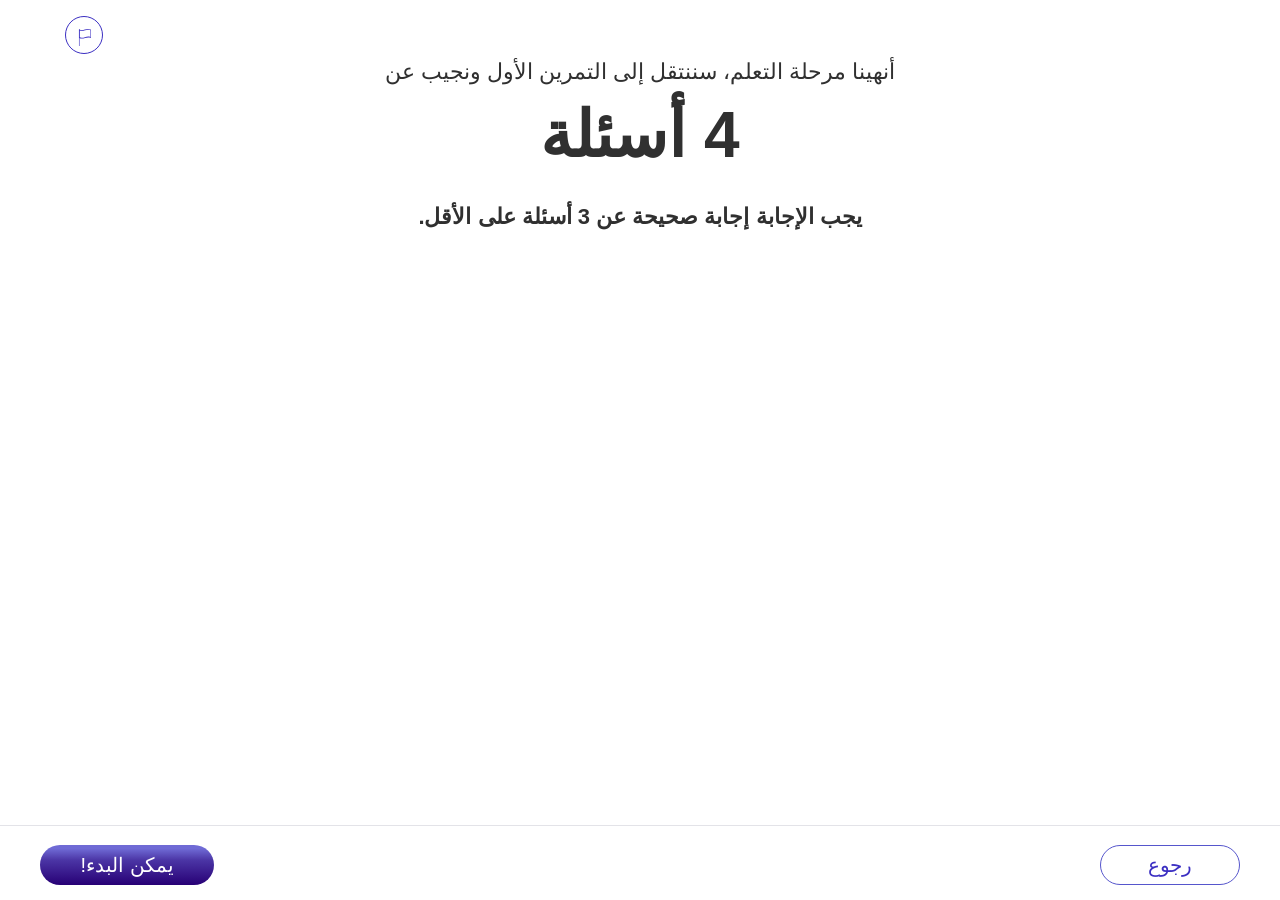
<file: methodica-math-func-algebric-01-02/index.html>
<!DOCTYPE html>
<html lang="ar" dir="rtl">
<head>
<meta charset="UTF-8">
<meta http-equiv="Cache-Control" content="no-store">
<meta name="viewport" content="width=device-width, initial-scale=1.0">
<title>الدالة بالتمثيل الجبري (الهدف 22.1)</title>
<link rel="stylesheet" href="../unit-assets/fonts/fonts.css?v=2026102101">
  <link rel="stylesheet" href="../unit-css/styles.css?v=2026102101">
</head>
<body data-subject-theme="math">
<div id="stage">
<div id="app">
  
  <!-- Report/issue flag - the APPROVED chrome, copied verbatim from
       shared/720-core/chrome/chrome-snippets.html. Do not restyle, do not
       rebuild. The old PNG pair is gone: its hover export was a stale
       SCIENCE-mode render (#019DE5), which is what made hover look wrong in
       a maths unit. The glyph is live SVG driven by currentColor. -->
  <button class="flag-btn" id="flag-btn" type="button" aria-label="هل وجدتم مشكلة؟">
        <span class="flag-btn-icon">
          <span class="flag-btn-glyph" aria-hidden="true">
            <svg class="flag-btn-glyph-pole" viewBox="0 0 0.794329 17.0005" preserveAspectRatio="none" fill="none">
              <path
                d="M0.397164 17C0.177722 17 0 16.8239 0 16.6065V0.393501C0 0.176082 0.177722 0 0.397164 0C0.616607 0 0.794329 0.176082 0.794329 0.393501V16.607C0.794329 16.8245 0.616607 17.0005 0.397164 17.0005V17Z"
                fill="currentColor" />
            </svg>
            <svg class="flag-btn-glyph-banner" viewBox="0 0 12 9.31542" preserveAspectRatio="none" fill="none">
              <path
                d="M2.76227 9.31542C1.91972 9.31542 1.06958 9.15545 0.213483 8.71363C0.0823588 8.64599 0 8.51124 0 8.36469V0.950975C0 0.814619 0.0715221 0.687925 0.188558 0.615989C0.305594 0.54459 0.45189 0.537611 0.574886 0.598811C0.577053 0.599884 0.578679 0.600958 0.580846 0.602032C2.31309 1.49586 4.05563 1.046 5.90003 0.569821C7.80946 0.0770055 9.78336 -0.431915 11.7865 0.601495C11.9176 0.669136 12 0.803882 12 0.950438V8.36415C12 8.4946 11.9344 8.617 11.8255 8.69001C11.7166 8.76302 11.5774 8.77805 11.4555 8.72974C11.443 8.7249 11.4311 8.71954 11.4197 8.71363C9.68745 7.8198 7.94491 8.26967 6.10051 8.7453C5.00709 9.02714 3.89199 9.31489 2.76281 9.31489L2.76227 9.31542ZM0.793787 8.11935C2.45559 8.87307 4.13094 8.44038 5.90003 7.98407C7.62469 7.53903 9.40191 7.08057 11.2062 7.75806V1.19631C9.54441 0.442591 7.86906 0.875281 6.09997 1.33159C4.37531 1.77663 2.59755 2.23509 0.793787 1.5576V8.11935Z"
                fill="currentColor" />
            </svg>
          </span>
        </span>
        <span class="flag-btn-label">هل وجدتم مشكلة؟</span>
      </button>


  <!-- SCREENS - רכיב 2 · תרגול סטנדרטי · שקופיות 39-48 -->

  <!-- ══ S27 - deck slide 39 · TransitionScreen → PracticeSetIntro-Character:
       the lead, "4 أسئلة", the pass rule; the companion flexing (muscle pose,
       both monsters supplied). The deck's own button label. ══ -->
  <section class="screen" data-screen="27" id="s27">
    <div class="transition-content ts-content p3-top">
      <p class="ts-lead">أنهينا مرحلة التعلم، سننتقل إلى التمرين الأول ونجيب عن</p>
      <h1 class="ts-title fa-big">4 أسئلة</h1>
      <p class="ts-tail"><strong>يجب الإجابة إجابة صحيحة عن 3 أسئلة على الأقل.</strong></p>
    </div>
    <div class="fa-s13-char fa-intro-char">
      <img data-char-pose="muscleClip" src="" alt="الشخصية المرافقة" data-no-zoom>
    </div>
    <button class="btn-continue" onclick="advanceScreen()">يمكن البدء!</button>
    <button class="btn-back" onclick="goTo(26)">رجوع</button>
  </section>

  <!-- Screens 28-36 (deck 40-48) are generated by quiz-engine.js from questions.js -->

  <!-- Quiz hint overlay - shared, outside all .screen divs -->
  <div id="quiz-hint-overlay" class="hidden m-popup" role="dialog" aria-modal="true" aria-label="تلميح">
    <div class="hint-popup">
      <!-- 07.09: the bulb the hint card was missing. Plain-bulb variant
           (viewBox 0 0 20.997 27.9988), the one the approved build uses in
           the card title - deliberately NOT the button's rayed bulb. The
           text lives in its own span so quizOpenHint() can rewrite it
           without deleting the icon. -->
      <h3 class="hint-title"><svg class="hint-title-icon" viewBox="0 0 40 35" fill="none" aria-hidden="true"><path d="M27.3745 4.25047C25.1822 2.12063 22.3177 1.05696 19.3069 1.25356C13.97 1.6014 9.65119 6.02493 9.25901 11.5398C9.01056 15.0358 10.3137 18.3755 12.8373 20.6995C14.2014 21.9572 14.9857 23.7921 14.9857 25.733H17.2754H22.7293H25.019C25.019 23.8224 25.8351 21.9547 27.26 20.6087C29.4937 18.5016 30.7726 15.4996 30.7726 12.3741C30.7726 9.24868 29.5327 6.34503 27.3721 4.24543L27.3745 4.25047ZM20.0012 8.53033C17.955 8.53033 16.2865 10.2544 16.2865 12.3767C16.2865 13.0295 15.7725 13.5613 15.1416 13.5613C14.5107 13.5613 13.9968 13.0295 13.9968 12.3767C13.9968 8.94874 16.6908 6.16104 20.0012 6.16104C20.6369 6.16104 21.1509 6.69287 21.1509 7.34569C21.1509 7.9985 20.6369 8.53033 20.0012 8.53033Z" fill="white"/><path d="M14.9829 30.1913C14.9829 31.2751 15.3824 32.2934 16.1205 33.0622L16.1448 33.0874C16.8902 33.8612 17.884 34.2896 18.9412 34.2896H21.0604C22.12 34.2896 23.1163 33.8637 23.8641 33.0848C24.6094 32.3136 25.0211 31.2852 25.0211 30.1963V27.6758H14.9829V30.1913ZM17.2726 30.0451H22.7265V30.1963C22.7265 30.6525 22.556 31.0886 22.2418 31.4137C21.93 31.7313 21.5013 31.9204 21.0604 31.9204H18.9412C18.5052 31.9204 18.0911 31.7439 17.7793 31.4314L17.7622 31.4112C17.4504 31.0936 17.2726 30.65 17.2726 30.1938V30.0476V30.0451Z" fill="white"/><path d="M38.8568 11.1914H34.7816C34.1482 11.1914 33.6367 11.7232 33.6367 12.3761C33.6367 13.0289 34.1507 13.5607 34.7816 13.5607H38.8568C39.4901 13.5607 40.0016 13.0289 40.0016 12.3761C40.0016 11.7232 39.4877 11.1914 38.8568 11.1914Z" fill="white"/><path d="M6.36734 12.3761C6.36734 11.7207 5.85338 11.1914 5.22249 11.1914H1.14486C0.511531 11.1914 0 11.7232 0 12.3761C0 13.0289 0.513967 13.5607 1.14486 13.5607H5.22005C5.85338 13.5607 6.36491 13.0289 6.36491 12.3761H6.36734Z" fill="white"/><path d="M32.1095 4.79094C32.3361 4.79094 32.565 4.72036 32.7648 4.57669L36.1043 2.15699C36.6232 1.78143 36.7474 1.04291 36.3845 0.506038C36.0215 -0.0308348 35.3078 -0.161902 34.789 0.216177L31.4494 2.63589C30.9306 3.01145 30.8063 3.74996 31.1693 4.28683C31.3909 4.61702 31.7466 4.79346 32.1095 4.79346V4.79094Z" fill="white"/><path d="M7.23672 20.1824L3.89716 22.6021C3.37832 22.9777 3.25409 23.7162 3.61703 24.2531C3.8387 24.5833 4.19433 24.7597 4.55727 24.7597C4.78381 24.7597 5.01278 24.6891 5.21252 24.5454L8.55209 22.1257C9.07093 21.7502 9.19516 21.0117 8.83221 20.4748C8.46927 19.9379 7.75556 19.8068 7.23672 20.1849V20.1824Z" fill="white"/><path d="M36.1042 22.5989L32.7646 20.1792C32.2457 19.8037 31.532 19.9347 31.1691 20.4691C30.8062 21.006 30.9328 21.7445 31.4492 22.12L34.7888 24.5397C34.9885 24.6859 35.2175 24.754 35.444 24.754C35.8045 24.754 36.1602 24.5776 36.3843 24.2474C36.7472 23.7105 36.6206 22.972 36.1042 22.5964V22.5989Z" fill="white"/><path d="M8.5524 2.63409L5.21283 0.214385C4.69399 -0.161174 3.98028 -0.0301066 3.61734 0.504246C3.2544 1.04112 3.38106 1.77963 3.89746 2.15519L7.23703 4.5749C7.43677 4.72109 7.66574 4.78915 7.89228 4.78915C8.25279 4.78915 8.60842 4.61271 8.83252 4.28252C9.19546 3.74565 9.0688 3.00713 8.5524 2.63157V2.63409Z" fill="white"/></svg><span class="hint-title-text"></span></h3>
      <p class="hint-body"></p>
      <button class="hint-close-btn" data-label="العودة إلى السؤال" onclick="quizCloseHint()">العودة إلى السؤال</button>
    </div>
  </div>

  <!-- Problem-report modal (approved-units pattern; posts to the shared Google Form) -->
  <div id="report-modal" class="report-modal-overlay m-popup" hidden role="dialog" aria-modal="true" aria-labelledby="report-modal-title">
    <div class="report-modal-box">
      <button class="report-close-btn" onclick="tryCloseReportModal()" aria-label="إغلاق">&#10005;</button>
      <h2 class="report-modal-title" id="report-modal-title">التبليغ عن مشكلة</h2>
      <p class="report-modal-body">هل هناك شيء غير واضح أو لا يعمل كما ينبغي؟ أخبرونا بما حدث حتى نتمكن من المعالجة.</p>
      <div class="report-field">
        <label class="report-label" for="report-type">ما نوع المشكلة <span class="required-star">*</span></label>
        <select class="report-select" id="report-type">
          <option value="" disabled selected>اختاروا نوع المشكلة</option>
          <option value="technical">عطل تقني أو شيء ما لا يعمل</option>
          <option value="unclear">هناك شيء لا أفهمه</option>
          <option value="other">آخر</option>
        </select>
      </div>
      <div class="report-field">
        <label class="report-label" for="report-text">ماذا حدث؟ <span class="required-star">*</span></label>
        <textarea class="report-textarea" id="report-text" maxlength="250" rows="4" placeholder="صِفوا المشكلة..."></textarea>
        <span class="report-char-count" id="report-char-count">0 / 250</span>
      </div>
      <p class="report-error" id="report-error" hidden>يرجى اختيار نوع المشكلة ووصف ما حدث.</p>
      <div class="report-actions">
        <button class="report-submit-btn" onclick="submitReport()">إرسال</button>
        <button class="report-cancel-btn" onclick="tryCloseReportModal()">إلغاء</button>
      </div>
      <div class="report-thanks" id="report-thanks" hidden>
        <p>شكرًا! تم إرسال البلاغ. سنتعامل معه في أقرب وقت.</p>
        <button class="report-submit-btn" onclick="forceCloseReportModal()">إغلاق</button>
      </div>
    </div>
  </div>
  <div id="report-confirm-modal" class="report-modal-overlay m-popup" hidden role="dialog" aria-modal="true" aria-labelledby="confirm-modal-title">
    <div class="report-modal-box report-confirm-box">
      <h2 class="report-modal-title" id="confirm-modal-title">هل تريدون إغلاق النافذة فعلًا؟</h2>
      <p class="report-modal-body">إذا ضغطتم على إغلاق لن يتم إرسال التبليغ</p>
      <div class="report-actions">
        <button class="report-cancel-btn" onclick="forceCloseReportModal()">إغلاق النافذة</button>
        <button class="report-submit-btn" onclick="backToReportForm()">أريد التبليغ</button>
      </div>
    </div>
  </div>

</div>
</div>
  
  <script src="script.js"></script>
  <script src="../unit-js/motion.js?v=2026102101"></script>
  <script src="../unit-js/quiz-engine.js?v=2026102101"></script>
  <script src="../unit-js/questions.js?v=2026102101"></script>
  <script src="../unit-js/unit.js?v=2026102101"></script>
  <script src="../unit-js/report-modal.js?v=2026102101"></script>
  <script src="../unit-js/engine.js?v=2026102101"></script>
</body>
</html>
</file>
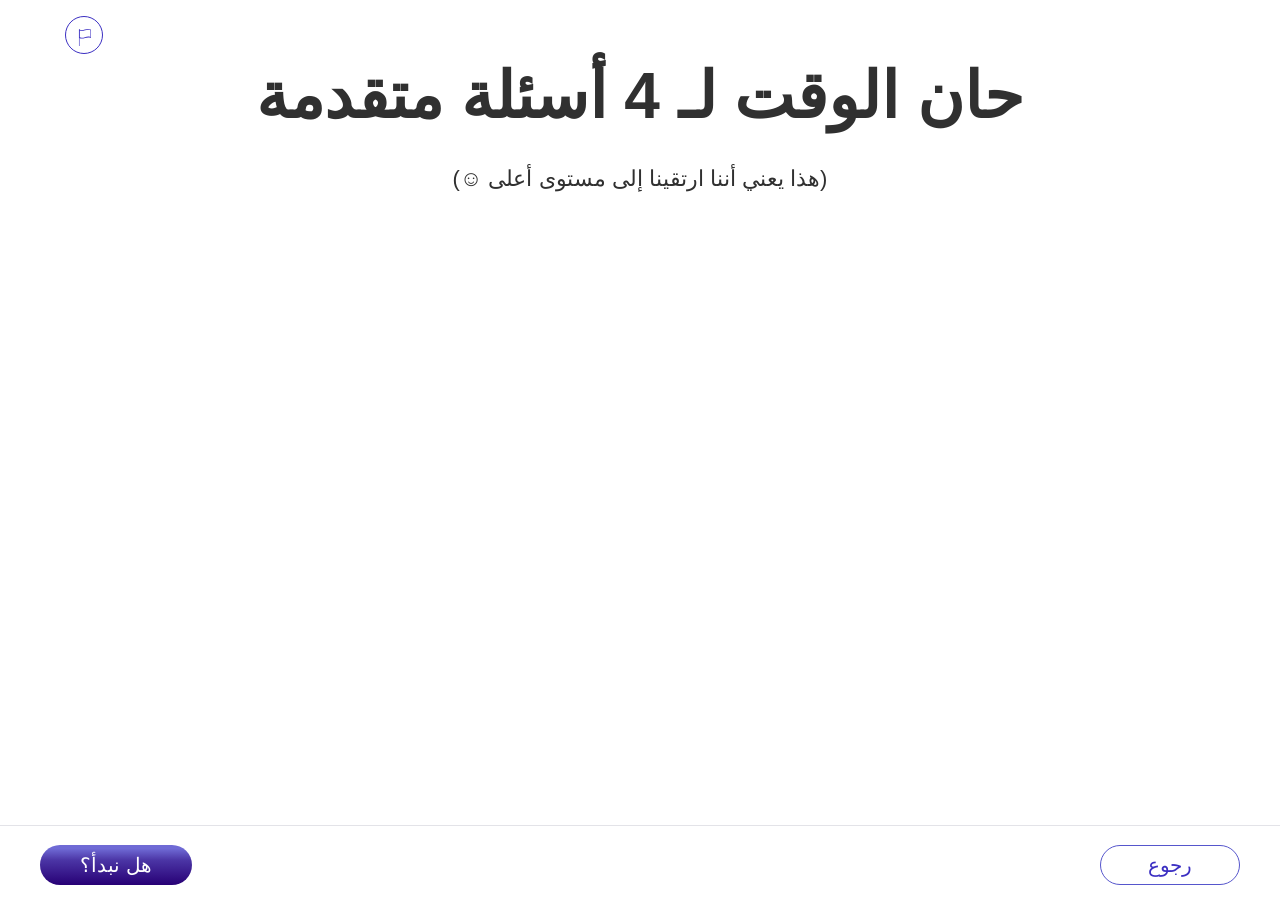
<file: methodica-math-func-algebric-01-05/index.html>
<!DOCTYPE html>
<html lang="ar" dir="rtl">
<head>
<meta charset="UTF-8">
<meta http-equiv="Cache-Control" content="no-store">
<meta name="viewport" content="width=device-width, initial-scale=1.0">
<title>الدالة بالتمثيل الجبري (الهدف 22.1)</title>
<link rel="stylesheet" href="../unit-assets/fonts/fonts.css?v=2026102101">
  <link rel="stylesheet" href="../unit-css/styles.css?v=2026102101">
</head>
<body data-subject-theme="math">
<div id="stage">
<div id="app">
  
  <!-- Report/issue flag - the APPROVED chrome, copied verbatim from
       shared/720-core/chrome/chrome-snippets.html. Do not restyle, do not
       rebuild. The old PNG pair is gone: its hover export was a stale
       SCIENCE-mode render (#019DE5), which is what made hover look wrong in
       a maths unit. The glyph is live SVG driven by currentColor. -->
  <button class="flag-btn" id="flag-btn" type="button" aria-label="هل وجدتم مشكلة؟">
        <span class="flag-btn-icon">
          <span class="flag-btn-glyph" aria-hidden="true">
            <svg class="flag-btn-glyph-pole" viewBox="0 0 0.794329 17.0005" preserveAspectRatio="none" fill="none">
              <path
                d="M0.397164 17C0.177722 17 0 16.8239 0 16.6065V0.393501C0 0.176082 0.177722 0 0.397164 0C0.616607 0 0.794329 0.176082 0.794329 0.393501V16.607C0.794329 16.8245 0.616607 17.0005 0.397164 17.0005V17Z"
                fill="currentColor" />
            </svg>
            <svg class="flag-btn-glyph-banner" viewBox="0 0 12 9.31542" preserveAspectRatio="none" fill="none">
              <path
                d="M2.76227 9.31542C1.91972 9.31542 1.06958 9.15545 0.213483 8.71363C0.0823588 8.64599 0 8.51124 0 8.36469V0.950975C0 0.814619 0.0715221 0.687925 0.188558 0.615989C0.305594 0.54459 0.45189 0.537611 0.574886 0.598811C0.577053 0.599884 0.578679 0.600958 0.580846 0.602032C2.31309 1.49586 4.05563 1.046 5.90003 0.569821C7.80946 0.0770055 9.78336 -0.431915 11.7865 0.601495C11.9176 0.669136 12 0.803882 12 0.950438V8.36415C12 8.4946 11.9344 8.617 11.8255 8.69001C11.7166 8.76302 11.5774 8.77805 11.4555 8.72974C11.443 8.7249 11.4311 8.71954 11.4197 8.71363C9.68745 7.8198 7.94491 8.26967 6.10051 8.7453C5.00709 9.02714 3.89199 9.31489 2.76281 9.31489L2.76227 9.31542ZM0.793787 8.11935C2.45559 8.87307 4.13094 8.44038 5.90003 7.98407C7.62469 7.53903 9.40191 7.08057 11.2062 7.75806V1.19631C9.54441 0.442591 7.86906 0.875281 6.09997 1.33159C4.37531 1.77663 2.59755 2.23509 0.793787 1.5576V8.11935Z"
                fill="currentColor" />
            </svg>
          </span>
        </span>
        <span class="flag-btn-label">هل وجدتم مشكلة؟</span>
      </button>


  <!-- SCREENS - רכיב 5 · תרגול מתקדם · שקופיות 70-79 -->

  <!-- ══ S52 - deck slide 70 · SectionIntroScreen-LongText → the intro layout:
       the companion on its rocket ("fly", both monsters supplied). The deck's
       smiley is a Wingdings run - a real ☺ here. ══ -->
  <section class="screen" data-screen="52" id="s52">
    <div class="transition-content ts-content p3-top">
      <h1 class="ts-title fa-big">حان الوقت لـ 4 أسئلة متقدمة</h1>
      <p class="ts-lead fa-lead40">(هذا يعني أننا ارتقينا إلى مستوى أعلى ☺)</p>
    </div>
    <div class="fa-s13-char fa-intro-char">
      <img data-char-pose="flyClip" src="" alt="الشخصية المرافقة" data-no-zoom>
    </div>
    <button class="btn-continue" onclick="advanceScreen()">هل نبدأ؟</button>
    <button class="btn-back" onclick="goTo(51)">رجوع</button>
  </section>

  <!-- Screens 53-61 (deck 71-79) are generated by quiz-engine.js from questions.js -->

  <!-- Quiz hint overlay - shared, outside all .screen divs -->
  <div id="quiz-hint-overlay" class="hidden m-popup" role="dialog" aria-modal="true" aria-label="تلميح">
    <div class="hint-popup">
      <!-- 07.09: the bulb the hint card was missing. Plain-bulb variant
           (viewBox 0 0 20.997 27.9988), the one the approved build uses in
           the card title - deliberately NOT the button's rayed bulb. The
           text lives in its own span so quizOpenHint() can rewrite it
           without deleting the icon. -->
      <h3 class="hint-title"><svg class="hint-title-icon" viewBox="0 0 40 35" fill="none" aria-hidden="true"><path d="M27.3745 4.25047C25.1822 2.12063 22.3177 1.05696 19.3069 1.25356C13.97 1.6014 9.65119 6.02493 9.25901 11.5398C9.01056 15.0358 10.3137 18.3755 12.8373 20.6995C14.2014 21.9572 14.9857 23.7921 14.9857 25.733H17.2754H22.7293H25.019C25.019 23.8224 25.8351 21.9547 27.26 20.6087C29.4937 18.5016 30.7726 15.4996 30.7726 12.3741C30.7726 9.24868 29.5327 6.34503 27.3721 4.24543L27.3745 4.25047ZM20.0012 8.53033C17.955 8.53033 16.2865 10.2544 16.2865 12.3767C16.2865 13.0295 15.7725 13.5613 15.1416 13.5613C14.5107 13.5613 13.9968 13.0295 13.9968 12.3767C13.9968 8.94874 16.6908 6.16104 20.0012 6.16104C20.6369 6.16104 21.1509 6.69287 21.1509 7.34569C21.1509 7.9985 20.6369 8.53033 20.0012 8.53033Z" fill="white"/><path d="M14.9829 30.1913C14.9829 31.2751 15.3824 32.2934 16.1205 33.0622L16.1448 33.0874C16.8902 33.8612 17.884 34.2896 18.9412 34.2896H21.0604C22.12 34.2896 23.1163 33.8637 23.8641 33.0848C24.6094 32.3136 25.0211 31.2852 25.0211 30.1963V27.6758H14.9829V30.1913ZM17.2726 30.0451H22.7265V30.1963C22.7265 30.6525 22.556 31.0886 22.2418 31.4137C21.93 31.7313 21.5013 31.9204 21.0604 31.9204H18.9412C18.5052 31.9204 18.0911 31.7439 17.7793 31.4314L17.7622 31.4112C17.4504 31.0936 17.2726 30.65 17.2726 30.1938V30.0476V30.0451Z" fill="white"/><path d="M38.8568 11.1914H34.7816C34.1482 11.1914 33.6367 11.7232 33.6367 12.3761C33.6367 13.0289 34.1507 13.5607 34.7816 13.5607H38.8568C39.4901 13.5607 40.0016 13.0289 40.0016 12.3761C40.0016 11.7232 39.4877 11.1914 38.8568 11.1914Z" fill="white"/><path d="M6.36734 12.3761C6.36734 11.7207 5.85338 11.1914 5.22249 11.1914H1.14486C0.511531 11.1914 0 11.7232 0 12.3761C0 13.0289 0.513967 13.5607 1.14486 13.5607H5.22005C5.85338 13.5607 6.36491 13.0289 6.36491 12.3761H6.36734Z" fill="white"/><path d="M32.1095 4.79094C32.3361 4.79094 32.565 4.72036 32.7648 4.57669L36.1043 2.15699C36.6232 1.78143 36.7474 1.04291 36.3845 0.506038C36.0215 -0.0308348 35.3078 -0.161902 34.789 0.216177L31.4494 2.63589C30.9306 3.01145 30.8063 3.74996 31.1693 4.28683C31.3909 4.61702 31.7466 4.79346 32.1095 4.79346V4.79094Z" fill="white"/><path d="M7.23672 20.1824L3.89716 22.6021C3.37832 22.9777 3.25409 23.7162 3.61703 24.2531C3.8387 24.5833 4.19433 24.7597 4.55727 24.7597C4.78381 24.7597 5.01278 24.6891 5.21252 24.5454L8.55209 22.1257C9.07093 21.7502 9.19516 21.0117 8.83221 20.4748C8.46927 19.9379 7.75556 19.8068 7.23672 20.1849V20.1824Z" fill="white"/><path d="M36.1042 22.5989L32.7646 20.1792C32.2457 19.8037 31.532 19.9347 31.1691 20.4691C30.8062 21.006 30.9328 21.7445 31.4492 22.12L34.7888 24.5397C34.9885 24.6859 35.2175 24.754 35.444 24.754C35.8045 24.754 36.1602 24.5776 36.3843 24.2474C36.7472 23.7105 36.6206 22.972 36.1042 22.5964V22.5989Z" fill="white"/><path d="M8.5524 2.63409L5.21283 0.214385C4.69399 -0.161174 3.98028 -0.0301066 3.61734 0.504246C3.2544 1.04112 3.38106 1.77963 3.89746 2.15519L7.23703 4.5749C7.43677 4.72109 7.66574 4.78915 7.89228 4.78915C8.25279 4.78915 8.60842 4.61271 8.83252 4.28252C9.19546 3.74565 9.0688 3.00713 8.5524 2.63157V2.63409Z" fill="white"/></svg><span class="hint-title-text"></span></h3>
      <p class="hint-body"></p>
      <button class="hint-close-btn" data-label="العودة إلى السؤال" onclick="quizCloseHint()">العودة إلى السؤال</button>
    </div>
  </div>

  <!-- Problem-report modal (approved-units pattern; posts to the shared Google Form) -->
  <div id="report-modal" class="report-modal-overlay m-popup" hidden role="dialog" aria-modal="true" aria-labelledby="report-modal-title">
    <div class="report-modal-box">
      <button class="report-close-btn" onclick="tryCloseReportModal()" aria-label="إغلاق">&#10005;</button>
      <h2 class="report-modal-title" id="report-modal-title">التبليغ عن مشكلة</h2>
      <p class="report-modal-body">هل هناك شيء غير واضح أو لا يعمل كما ينبغي؟ أخبرونا بما حدث حتى نتمكن من المعالجة.</p>
      <div class="report-field">
        <label class="report-label" for="report-type">ما نوع المشكلة <span class="required-star">*</span></label>
        <select class="report-select" id="report-type">
          <option value="" disabled selected>اختاروا نوع المشكلة</option>
          <option value="technical">عطل تقني أو شيء ما لا يعمل</option>
          <option value="unclear">هناك شيء لا أفهمه</option>
          <option value="other">آخر</option>
        </select>
      </div>
      <div class="report-field">
        <label class="report-label" for="report-text">ماذا حدث؟ <span class="required-star">*</span></label>
        <textarea class="report-textarea" id="report-text" maxlength="250" rows="4" placeholder="صِفوا المشكلة..."></textarea>
        <span class="report-char-count" id="report-char-count">0 / 250</span>
      </div>
      <p class="report-error" id="report-error" hidden>يرجى اختيار نوع المشكلة ووصف ما حدث.</p>
      <div class="report-actions">
        <button class="report-submit-btn" onclick="submitReport()">إرسال</button>
        <button class="report-cancel-btn" onclick="tryCloseReportModal()">إلغاء</button>
      </div>
      <div class="report-thanks" id="report-thanks" hidden>
        <p>شكرًا! تم إرسال البلاغ. سنتعامل معه في أقرب وقت.</p>
        <button class="report-submit-btn" onclick="forceCloseReportModal()">إغلاق</button>
      </div>
    </div>
  </div>
  <div id="report-confirm-modal" class="report-modal-overlay m-popup" hidden role="dialog" aria-modal="true" aria-labelledby="confirm-modal-title">
    <div class="report-modal-box report-confirm-box">
      <h2 class="report-modal-title" id="confirm-modal-title">هل تريدون إغلاق النافذة فعلًا؟</h2>
      <p class="report-modal-body">إذا ضغطتم على إغلاق لن يتم إرسال التبليغ</p>
      <div class="report-actions">
        <button class="report-cancel-btn" onclick="forceCloseReportModal()">إغلاق النافذة</button>
        <button class="report-submit-btn" onclick="backToReportForm()">أريد التبليغ</button>
      </div>
    </div>
  </div>

</div>
</div>
  
  <script src="script.js"></script>
  <script src="../unit-js/motion.js?v=2026102101"></script>
  <script src="../unit-js/quiz-engine.js?v=2026102101"></script>
  <script src="../unit-js/questions.js?v=2026102101"></script>
  <script src="../unit-js/unit.js?v=2026102101"></script>
  <script src="../unit-js/report-modal.js?v=2026102101"></script>
  <script src="../unit-js/engine.js?v=2026102101"></script>
</body>
</html>
</file>
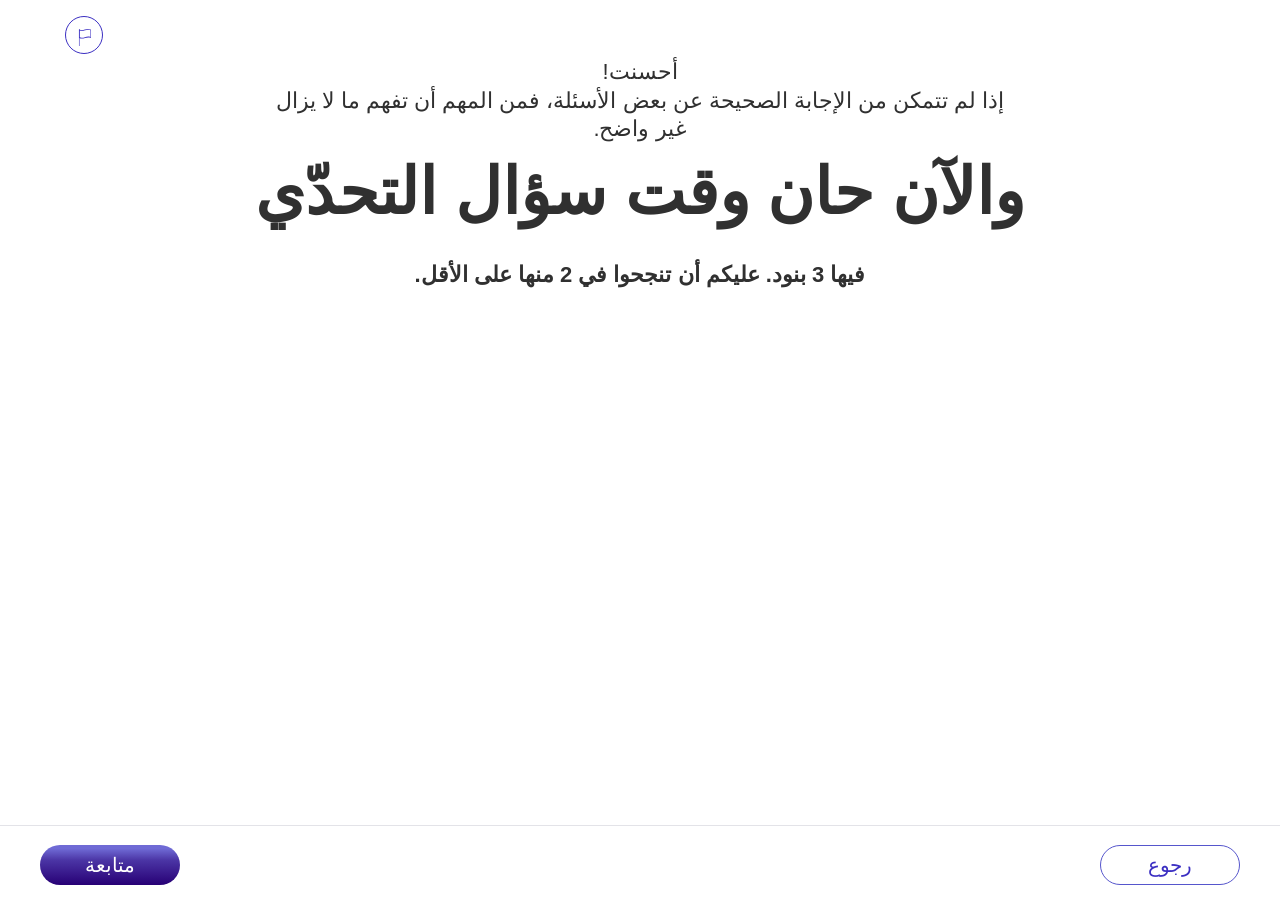
<file: methodica-math-func-algebric-01-06/index.html>
<!DOCTYPE html>
<html lang="ar" dir="rtl">
<head>
<meta charset="UTF-8">
<meta http-equiv="Cache-Control" content="no-store">
<meta name="viewport" content="width=device-width, initial-scale=1.0">
<title>الدالة بالتمثيل الجبري (الهدف 22.1)</title>
<link rel="stylesheet" href="../unit-assets/fonts/fonts.css?v=2026102101">
  <link rel="stylesheet" href="../unit-css/styles.css?v=2026102101">
</head>
<body data-subject-theme="math">
<div id="stage">
<div id="app">
  
  <!-- Report/issue flag - the APPROVED chrome, copied verbatim from
       shared/720-core/chrome/chrome-snippets.html. Do not restyle, do not
       rebuild. The old PNG pair is gone: its hover export was a stale
       SCIENCE-mode render (#019DE5), which is what made hover look wrong in
       a maths unit. The glyph is live SVG driven by currentColor. -->
  <button class="flag-btn" id="flag-btn" type="button" aria-label="هل وجدتم مشكلة؟">
        <span class="flag-btn-icon">
          <span class="flag-btn-glyph" aria-hidden="true">
            <svg class="flag-btn-glyph-pole" viewBox="0 0 0.794329 17.0005" preserveAspectRatio="none" fill="none">
              <path
                d="M0.397164 17C0.177722 17 0 16.8239 0 16.6065V0.393501C0 0.176082 0.177722 0 0.397164 0C0.616607 0 0.794329 0.176082 0.794329 0.393501V16.607C0.794329 16.8245 0.616607 17.0005 0.397164 17.0005V17Z"
                fill="currentColor" />
            </svg>
            <svg class="flag-btn-glyph-banner" viewBox="0 0 12 9.31542" preserveAspectRatio="none" fill="none">
              <path
                d="M2.76227 9.31542C1.91972 9.31542 1.06958 9.15545 0.213483 8.71363C0.0823588 8.64599 0 8.51124 0 8.36469V0.950975C0 0.814619 0.0715221 0.687925 0.188558 0.615989C0.305594 0.54459 0.45189 0.537611 0.574886 0.598811C0.577053 0.599884 0.578679 0.600958 0.580846 0.602032C2.31309 1.49586 4.05563 1.046 5.90003 0.569821C7.80946 0.0770055 9.78336 -0.431915 11.7865 0.601495C11.9176 0.669136 12 0.803882 12 0.950438V8.36415C12 8.4946 11.9344 8.617 11.8255 8.69001C11.7166 8.76302 11.5774 8.77805 11.4555 8.72974C11.443 8.7249 11.4311 8.71954 11.4197 8.71363C9.68745 7.8198 7.94491 8.26967 6.10051 8.7453C5.00709 9.02714 3.89199 9.31489 2.76281 9.31489L2.76227 9.31542ZM0.793787 8.11935C2.45559 8.87307 4.13094 8.44038 5.90003 7.98407C7.62469 7.53903 9.40191 7.08057 11.2062 7.75806V1.19631C9.54441 0.442591 7.86906 0.875281 6.09997 1.33159C4.37531 1.77663 2.59755 2.23509 0.793787 1.5576V8.11935Z"
                fill="currentColor" />
            </svg>
          </span>
        </span>
        <span class="flag-btn-label">هل وجدتم مشكلة؟</span>
      </button>


  <!-- SCREENS - רכיב 6 · שאלת הערכה (תאילנד) · שקופיות 81-84 -->

  <!-- ══ S62 - deck slide 81 · SectionIntroScreen-ShortText - the peak-question
       launch: the companion on its summit ("final", both monsters supplied). ══ -->
  <section class="screen" data-screen="62" id="s62">
    <div class="transition-content ts-content p3-top">
      <p class="ts-lead">أحسنت!<br>إذا لم تتمكن من الإجابة الصحيحة عن بعض الأسئلة، فمن المهم أن تفهم ما لا يزال غير واضح.</p>
      <h1 class="ts-title fa-big">والآن حان وقت سؤال التحدّي</h1>
      <p class="ts-tail"><strong>فيها 3 بنود. عليكم أن تنجحوا في 2 منها على الأقل.</strong></p>
    </div>
    <div class="fa-s13-char fa-intro-char fa-final-char">
      <img data-char-pose="finalClip" src="" alt="الشخصية المرافقة تتسلق إلى القمة حاملةً علمًا" data-no-zoom>
    </div>
    <button class="btn-continue" onclick="advanceScreen()">متابعة</button>
    <button class="btn-back" onclick="goTo(61)">رجوع</button>
  </section>

  <!-- Screens 63-65 (deck 82-84) are generated by quiz-engine.js from questions.js -->

  <!-- Quiz hint overlay - shared, outside all .screen divs -->
  <div id="quiz-hint-overlay" class="hidden m-popup" role="dialog" aria-modal="true" aria-label="تلميح">
    <div class="hint-popup">
      <!-- 07.09: the bulb the hint card was missing. Plain-bulb variant
           (viewBox 0 0 20.997 27.9988), the one the approved build uses in
           the card title - deliberately NOT the button's rayed bulb. The
           text lives in its own span so quizOpenHint() can rewrite it
           without deleting the icon. -->
      <h3 class="hint-title"><svg class="hint-title-icon" viewBox="0 0 40 35" fill="none" aria-hidden="true"><path d="M27.3745 4.25047C25.1822 2.12063 22.3177 1.05696 19.3069 1.25356C13.97 1.6014 9.65119 6.02493 9.25901 11.5398C9.01056 15.0358 10.3137 18.3755 12.8373 20.6995C14.2014 21.9572 14.9857 23.7921 14.9857 25.733H17.2754H22.7293H25.019C25.019 23.8224 25.8351 21.9547 27.26 20.6087C29.4937 18.5016 30.7726 15.4996 30.7726 12.3741C30.7726 9.24868 29.5327 6.34503 27.3721 4.24543L27.3745 4.25047ZM20.0012 8.53033C17.955 8.53033 16.2865 10.2544 16.2865 12.3767C16.2865 13.0295 15.7725 13.5613 15.1416 13.5613C14.5107 13.5613 13.9968 13.0295 13.9968 12.3767C13.9968 8.94874 16.6908 6.16104 20.0012 6.16104C20.6369 6.16104 21.1509 6.69287 21.1509 7.34569C21.1509 7.9985 20.6369 8.53033 20.0012 8.53033Z" fill="white"/><path d="M14.9829 30.1913C14.9829 31.2751 15.3824 32.2934 16.1205 33.0622L16.1448 33.0874C16.8902 33.8612 17.884 34.2896 18.9412 34.2896H21.0604C22.12 34.2896 23.1163 33.8637 23.8641 33.0848C24.6094 32.3136 25.0211 31.2852 25.0211 30.1963V27.6758H14.9829V30.1913ZM17.2726 30.0451H22.7265V30.1963C22.7265 30.6525 22.556 31.0886 22.2418 31.4137C21.93 31.7313 21.5013 31.9204 21.0604 31.9204H18.9412C18.5052 31.9204 18.0911 31.7439 17.7793 31.4314L17.7622 31.4112C17.4504 31.0936 17.2726 30.65 17.2726 30.1938V30.0476V30.0451Z" fill="white"/><path d="M38.8568 11.1914H34.7816C34.1482 11.1914 33.6367 11.7232 33.6367 12.3761C33.6367 13.0289 34.1507 13.5607 34.7816 13.5607H38.8568C39.4901 13.5607 40.0016 13.0289 40.0016 12.3761C40.0016 11.7232 39.4877 11.1914 38.8568 11.1914Z" fill="white"/><path d="M6.36734 12.3761C6.36734 11.7207 5.85338 11.1914 5.22249 11.1914H1.14486C0.511531 11.1914 0 11.7232 0 12.3761C0 13.0289 0.513967 13.5607 1.14486 13.5607H5.22005C5.85338 13.5607 6.36491 13.0289 6.36491 12.3761H6.36734Z" fill="white"/><path d="M32.1095 4.79094C32.3361 4.79094 32.565 4.72036 32.7648 4.57669L36.1043 2.15699C36.6232 1.78143 36.7474 1.04291 36.3845 0.506038C36.0215 -0.0308348 35.3078 -0.161902 34.789 0.216177L31.4494 2.63589C30.9306 3.01145 30.8063 3.74996 31.1693 4.28683C31.3909 4.61702 31.7466 4.79346 32.1095 4.79346V4.79094Z" fill="white"/><path d="M7.23672 20.1824L3.89716 22.6021C3.37832 22.9777 3.25409 23.7162 3.61703 24.2531C3.8387 24.5833 4.19433 24.7597 4.55727 24.7597C4.78381 24.7597 5.01278 24.6891 5.21252 24.5454L8.55209 22.1257C9.07093 21.7502 9.19516 21.0117 8.83221 20.4748C8.46927 19.9379 7.75556 19.8068 7.23672 20.1849V20.1824Z" fill="white"/><path d="M36.1042 22.5989L32.7646 20.1792C32.2457 19.8037 31.532 19.9347 31.1691 20.4691C30.8062 21.006 30.9328 21.7445 31.4492 22.12L34.7888 24.5397C34.9885 24.6859 35.2175 24.754 35.444 24.754C35.8045 24.754 36.1602 24.5776 36.3843 24.2474C36.7472 23.7105 36.6206 22.972 36.1042 22.5964V22.5989Z" fill="white"/><path d="M8.5524 2.63409L5.21283 0.214385C4.69399 -0.161174 3.98028 -0.0301066 3.61734 0.504246C3.2544 1.04112 3.38106 1.77963 3.89746 2.15519L7.23703 4.5749C7.43677 4.72109 7.66574 4.78915 7.89228 4.78915C8.25279 4.78915 8.60842 4.61271 8.83252 4.28252C9.19546 3.74565 9.0688 3.00713 8.5524 2.63157V2.63409Z" fill="white"/></svg><span class="hint-title-text"></span></h3>
      <p class="hint-body"></p>
      <button class="hint-close-btn" data-label="العودة إلى السؤال" onclick="quizCloseHint()">العودة إلى السؤال</button>
    </div>
  </div>

  <!-- Problem-report modal (approved-units pattern; posts to the shared Google Form) -->
  <div id="report-modal" class="report-modal-overlay m-popup" hidden role="dialog" aria-modal="true" aria-labelledby="report-modal-title">
    <div class="report-modal-box">
      <button class="report-close-btn" onclick="tryCloseReportModal()" aria-label="إغلاق">&#10005;</button>
      <h2 class="report-modal-title" id="report-modal-title">التبليغ عن مشكلة</h2>
      <p class="report-modal-body">هل هناك شيء غير واضح أو لا يعمل كما ينبغي؟ أخبرونا بما حدث حتى نتمكن من المعالجة.</p>
      <div class="report-field">
        <label class="report-label" for="report-type">ما نوع المشكلة <span class="required-star">*</span></label>
        <select class="report-select" id="report-type">
          <option value="" disabled selected>اختاروا نوع المشكلة</option>
          <option value="technical">عطل تقني أو شيء ما لا يعمل</option>
          <option value="unclear">هناك شيء لا أفهمه</option>
          <option value="other">آخر</option>
        </select>
      </div>
      <div class="report-field">
        <label class="report-label" for="report-text">ماذا حدث؟ <span class="required-star">*</span></label>
        <textarea class="report-textarea" id="report-text" maxlength="250" rows="4" placeholder="صِفوا المشكلة..."></textarea>
        <span class="report-char-count" id="report-char-count">0 / 250</span>
      </div>
      <p class="report-error" id="report-error" hidden>يرجى اختيار نوع المشكلة ووصف ما حدث.</p>
      <div class="report-actions">
        <button class="report-submit-btn" onclick="submitReport()">إرسال</button>
        <button class="report-cancel-btn" onclick="tryCloseReportModal()">إلغاء</button>
      </div>
      <div class="report-thanks" id="report-thanks" hidden>
        <p>شكرًا! تم إرسال البلاغ. سنتعامل معه في أقرب وقت.</p>
        <button class="report-submit-btn" onclick="forceCloseReportModal()">إغلاق</button>
      </div>
    </div>
  </div>
  <div id="report-confirm-modal" class="report-modal-overlay m-popup" hidden role="dialog" aria-modal="true" aria-labelledby="confirm-modal-title">
    <div class="report-modal-box report-confirm-box">
      <h2 class="report-modal-title" id="confirm-modal-title">هل تريدون إغلاق النافذة فعلًا؟</h2>
      <p class="report-modal-body">إذا ضغطتم على إغلاق لن يتم إرسال التبليغ</p>
      <div class="report-actions">
        <button class="report-cancel-btn" onclick="forceCloseReportModal()">إغلاق النافذة</button>
        <button class="report-submit-btn" onclick="backToReportForm()">أريد التبليغ</button>
      </div>
    </div>
  </div>

</div>
</div>
  
  <script src="script.js"></script>
  <script src="../unit-js/motion.js?v=2026102101"></script>
  <script src="../unit-js/quiz-engine.js?v=2026102101"></script>
  <script src="../unit-js/questions.js?v=2026102101"></script>
  <script src="../unit-js/unit.js?v=2026102101"></script>
  <script src="../unit-js/report-modal.js?v=2026102101"></script>
  <script src="../unit-js/engine.js?v=2026102101"></script>
</body>
</html>
</file>
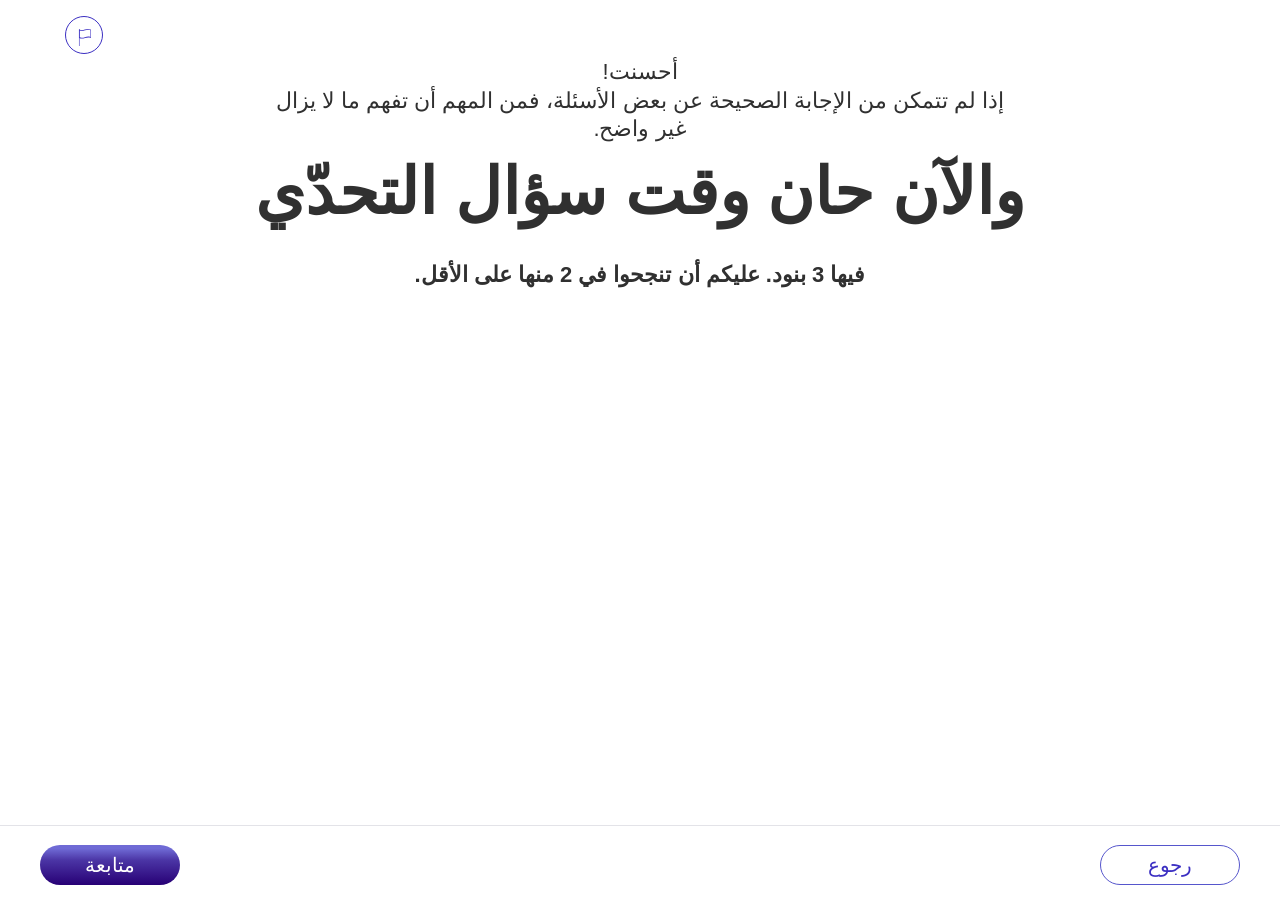
<file: methodica-math-func-algebric-01-07/index.html>
<!DOCTYPE html>
<html lang="ar" dir="rtl">
<head>
<meta charset="UTF-8">
<meta http-equiv="Cache-Control" content="no-store">
<meta name="viewport" content="width=device-width, initial-scale=1.0">
<title>الدالة بالتمثيل الجبري (الهدف 22.1)</title>
<link rel="stylesheet" href="../unit-assets/fonts/fonts.css?v=2026102101">
  <link rel="stylesheet" href="../unit-css/styles.css?v=2026102101">
</head>
<body data-subject-theme="math">
<div id="stage">
<div id="app">
  
  <!-- Report/issue flag - the APPROVED chrome, copied verbatim from
       shared/720-core/chrome/chrome-snippets.html. Do not restyle, do not
       rebuild. The old PNG pair is gone: its hover export was a stale
       SCIENCE-mode render (#019DE5), which is what made hover look wrong in
       a maths unit. The glyph is live SVG driven by currentColor. -->
  <button class="flag-btn" id="flag-btn" type="button" aria-label="هل وجدتم مشكلة؟">
        <span class="flag-btn-icon">
          <span class="flag-btn-glyph" aria-hidden="true">
            <svg class="flag-btn-glyph-pole" viewBox="0 0 0.794329 17.0005" preserveAspectRatio="none" fill="none">
              <path
                d="M0.397164 17C0.177722 17 0 16.8239 0 16.6065V0.393501C0 0.176082 0.177722 0 0.397164 0C0.616607 0 0.794329 0.176082 0.794329 0.393501V16.607C0.794329 16.8245 0.616607 17.0005 0.397164 17.0005V17Z"
                fill="currentColor" />
            </svg>
            <svg class="flag-btn-glyph-banner" viewBox="0 0 12 9.31542" preserveAspectRatio="none" fill="none">
              <path
                d="M2.76227 9.31542C1.91972 9.31542 1.06958 9.15545 0.213483 8.71363C0.0823588 8.64599 0 8.51124 0 8.36469V0.950975C0 0.814619 0.0715221 0.687925 0.188558 0.615989C0.305594 0.54459 0.45189 0.537611 0.574886 0.598811C0.577053 0.599884 0.578679 0.600958 0.580846 0.602032C2.31309 1.49586 4.05563 1.046 5.90003 0.569821C7.80946 0.0770055 9.78336 -0.431915 11.7865 0.601495C11.9176 0.669136 12 0.803882 12 0.950438V8.36415C12 8.4946 11.9344 8.617 11.8255 8.69001C11.7166 8.76302 11.5774 8.77805 11.4555 8.72974C11.443 8.7249 11.4311 8.71954 11.4197 8.71363C9.68745 7.8198 7.94491 8.26967 6.10051 8.7453C5.00709 9.02714 3.89199 9.31489 2.76281 9.31489L2.76227 9.31542ZM0.793787 8.11935C2.45559 8.87307 4.13094 8.44038 5.90003 7.98407C7.62469 7.53903 9.40191 7.08057 11.2062 7.75806V1.19631C9.54441 0.442591 7.86906 0.875281 6.09997 1.33159C4.37531 1.77663 2.59755 2.23509 0.793787 1.5576V8.11935Z"
                fill="currentColor" />
            </svg>
          </span>
        </span>
        <span class="flag-btn-label">هل وجدتم مشكلة؟</span>
      </button>


  <!-- SCREENS - רכיב 7 · שאלת הערכה (פריז) · שקופיות 86-89 -->

  <!-- ══ S66 - deck slide 86 (identical to 81) · SectionIntroScreen-ShortText - the peak-question
       launch: the companion on its summit ("final", both monsters supplied). ══ -->
  <section class="screen" data-screen="66" id="s66">
    <div class="transition-content ts-content p3-top">
      <p class="ts-lead">أحسنت!<br>إذا لم تتمكن من الإجابة الصحيحة عن بعض الأسئلة، فمن المهم أن تفهم ما لا يزال غير واضح.</p>
      <h1 class="ts-title fa-big">والآن حان وقت سؤال التحدّي</h1>
      <p class="ts-tail"><strong>فيها 3 بنود. عليكم أن تنجحوا في 2 منها على الأقل.</strong></p>
    </div>
    <div class="fa-s13-char fa-intro-char fa-final-char">
      <img data-char-pose="finalClip" src="" alt="الشخصية المرافقة تتسلق إلى القمة حاملةً علمًا" data-no-zoom>
    </div>
    <button class="btn-continue" onclick="advanceScreen()">متابعة</button>
    <button class="btn-back" onclick="goTo(65)">رجوع</button>
  </section>

  <!-- Screens 67-69 (deck 87-89) are generated by quiz-engine.js from questions.js -->

  <!-- Quiz hint overlay - shared, outside all .screen divs -->
  <div id="quiz-hint-overlay" class="hidden m-popup" role="dialog" aria-modal="true" aria-label="تلميح">
    <div class="hint-popup">
      <!-- 07.09: the bulb the hint card was missing. Plain-bulb variant
           (viewBox 0 0 20.997 27.9988), the one the approved build uses in
           the card title - deliberately NOT the button's rayed bulb. The
           text lives in its own span so quizOpenHint() can rewrite it
           without deleting the icon. -->
      <h3 class="hint-title"><svg class="hint-title-icon" viewBox="0 0 40 35" fill="none" aria-hidden="true"><path d="M27.3745 4.25047C25.1822 2.12063 22.3177 1.05696 19.3069 1.25356C13.97 1.6014 9.65119 6.02493 9.25901 11.5398C9.01056 15.0358 10.3137 18.3755 12.8373 20.6995C14.2014 21.9572 14.9857 23.7921 14.9857 25.733H17.2754H22.7293H25.019C25.019 23.8224 25.8351 21.9547 27.26 20.6087C29.4937 18.5016 30.7726 15.4996 30.7726 12.3741C30.7726 9.24868 29.5327 6.34503 27.3721 4.24543L27.3745 4.25047ZM20.0012 8.53033C17.955 8.53033 16.2865 10.2544 16.2865 12.3767C16.2865 13.0295 15.7725 13.5613 15.1416 13.5613C14.5107 13.5613 13.9968 13.0295 13.9968 12.3767C13.9968 8.94874 16.6908 6.16104 20.0012 6.16104C20.6369 6.16104 21.1509 6.69287 21.1509 7.34569C21.1509 7.9985 20.6369 8.53033 20.0012 8.53033Z" fill="white"/><path d="M14.9829 30.1913C14.9829 31.2751 15.3824 32.2934 16.1205 33.0622L16.1448 33.0874C16.8902 33.8612 17.884 34.2896 18.9412 34.2896H21.0604C22.12 34.2896 23.1163 33.8637 23.8641 33.0848C24.6094 32.3136 25.0211 31.2852 25.0211 30.1963V27.6758H14.9829V30.1913ZM17.2726 30.0451H22.7265V30.1963C22.7265 30.6525 22.556 31.0886 22.2418 31.4137C21.93 31.7313 21.5013 31.9204 21.0604 31.9204H18.9412C18.5052 31.9204 18.0911 31.7439 17.7793 31.4314L17.7622 31.4112C17.4504 31.0936 17.2726 30.65 17.2726 30.1938V30.0476V30.0451Z" fill="white"/><path d="M38.8568 11.1914H34.7816C34.1482 11.1914 33.6367 11.7232 33.6367 12.3761C33.6367 13.0289 34.1507 13.5607 34.7816 13.5607H38.8568C39.4901 13.5607 40.0016 13.0289 40.0016 12.3761C40.0016 11.7232 39.4877 11.1914 38.8568 11.1914Z" fill="white"/><path d="M6.36734 12.3761C6.36734 11.7207 5.85338 11.1914 5.22249 11.1914H1.14486C0.511531 11.1914 0 11.7232 0 12.3761C0 13.0289 0.513967 13.5607 1.14486 13.5607H5.22005C5.85338 13.5607 6.36491 13.0289 6.36491 12.3761H6.36734Z" fill="white"/><path d="M32.1095 4.79094C32.3361 4.79094 32.565 4.72036 32.7648 4.57669L36.1043 2.15699C36.6232 1.78143 36.7474 1.04291 36.3845 0.506038C36.0215 -0.0308348 35.3078 -0.161902 34.789 0.216177L31.4494 2.63589C30.9306 3.01145 30.8063 3.74996 31.1693 4.28683C31.3909 4.61702 31.7466 4.79346 32.1095 4.79346V4.79094Z" fill="white"/><path d="M7.23672 20.1824L3.89716 22.6021C3.37832 22.9777 3.25409 23.7162 3.61703 24.2531C3.8387 24.5833 4.19433 24.7597 4.55727 24.7597C4.78381 24.7597 5.01278 24.6891 5.21252 24.5454L8.55209 22.1257C9.07093 21.7502 9.19516 21.0117 8.83221 20.4748C8.46927 19.9379 7.75556 19.8068 7.23672 20.1849V20.1824Z" fill="white"/><path d="M36.1042 22.5989L32.7646 20.1792C32.2457 19.8037 31.532 19.9347 31.1691 20.4691C30.8062 21.006 30.9328 21.7445 31.4492 22.12L34.7888 24.5397C34.9885 24.6859 35.2175 24.754 35.444 24.754C35.8045 24.754 36.1602 24.5776 36.3843 24.2474C36.7472 23.7105 36.6206 22.972 36.1042 22.5964V22.5989Z" fill="white"/><path d="M8.5524 2.63409L5.21283 0.214385C4.69399 -0.161174 3.98028 -0.0301066 3.61734 0.504246C3.2544 1.04112 3.38106 1.77963 3.89746 2.15519L7.23703 4.5749C7.43677 4.72109 7.66574 4.78915 7.89228 4.78915C8.25279 4.78915 8.60842 4.61271 8.83252 4.28252C9.19546 3.74565 9.0688 3.00713 8.5524 2.63157V2.63409Z" fill="white"/></svg><span class="hint-title-text"></span></h3>
      <p class="hint-body"></p>
      <button class="hint-close-btn" data-label="العودة إلى السؤال" onclick="quizCloseHint()">العودة إلى السؤال</button>
    </div>
  </div>

  <!-- Problem-report modal (approved-units pattern; posts to the shared Google Form) -->
  <div id="report-modal" class="report-modal-overlay m-popup" hidden role="dialog" aria-modal="true" aria-labelledby="report-modal-title">
    <div class="report-modal-box">
      <button class="report-close-btn" onclick="tryCloseReportModal()" aria-label="إغلاق">&#10005;</button>
      <h2 class="report-modal-title" id="report-modal-title">التبليغ عن مشكلة</h2>
      <p class="report-modal-body">هل هناك شيء غير واضح أو لا يعمل كما ينبغي؟ أخبرونا بما حدث حتى نتمكن من المعالجة.</p>
      <div class="report-field">
        <label class="report-label" for="report-type">ما نوع المشكلة <span class="required-star">*</span></label>
        <select class="report-select" id="report-type">
          <option value="" disabled selected>اختاروا نوع المشكلة</option>
          <option value="technical">عطل تقني أو شيء ما لا يعمل</option>
          <option value="unclear">هناك شيء لا أفهمه</option>
          <option value="other">آخر</option>
        </select>
      </div>
      <div class="report-field">
        <label class="report-label" for="report-text">ماذا حدث؟ <span class="required-star">*</span></label>
        <textarea class="report-textarea" id="report-text" maxlength="250" rows="4" placeholder="صِفوا المشكلة..."></textarea>
        <span class="report-char-count" id="report-char-count">0 / 250</span>
      </div>
      <p class="report-error" id="report-error" hidden>يرجى اختيار نوع المشكلة ووصف ما حدث.</p>
      <div class="report-actions">
        <button class="report-submit-btn" onclick="submitReport()">إرسال</button>
        <button class="report-cancel-btn" onclick="tryCloseReportModal()">إلغاء</button>
      </div>
      <div class="report-thanks" id="report-thanks" hidden>
        <p>شكرًا! تم إرسال البلاغ. سنتعامل معه في أقرب وقت.</p>
        <button class="report-submit-btn" onclick="forceCloseReportModal()">إغلاق</button>
      </div>
    </div>
  </div>
  <div id="report-confirm-modal" class="report-modal-overlay m-popup" hidden role="dialog" aria-modal="true" aria-labelledby="confirm-modal-title">
    <div class="report-modal-box report-confirm-box">
      <h2 class="report-modal-title" id="confirm-modal-title">هل تريدون إغلاق النافذة فعلًا؟</h2>
      <p class="report-modal-body">إذا ضغطتم على إغلاق لن يتم إرسال التبليغ</p>
      <div class="report-actions">
        <button class="report-cancel-btn" onclick="forceCloseReportModal()">إغلاق النافذة</button>
        <button class="report-submit-btn" onclick="backToReportForm()">أريد التبليغ</button>
      </div>
    </div>
  </div>

</div>
</div>
  
  <script src="script.js"></script>
  <script src="../unit-js/motion.js?v=2026102101"></script>
  <script src="../unit-js/quiz-engine.js?v=2026102101"></script>
  <script src="../unit-js/questions.js?v=2026102101"></script>
  <script src="../unit-js/unit.js?v=2026102101"></script>
  <script src="../unit-js/report-modal.js?v=2026102101"></script>
  <script src="../unit-js/engine.js?v=2026102101"></script>
</body>
</html>
</file>
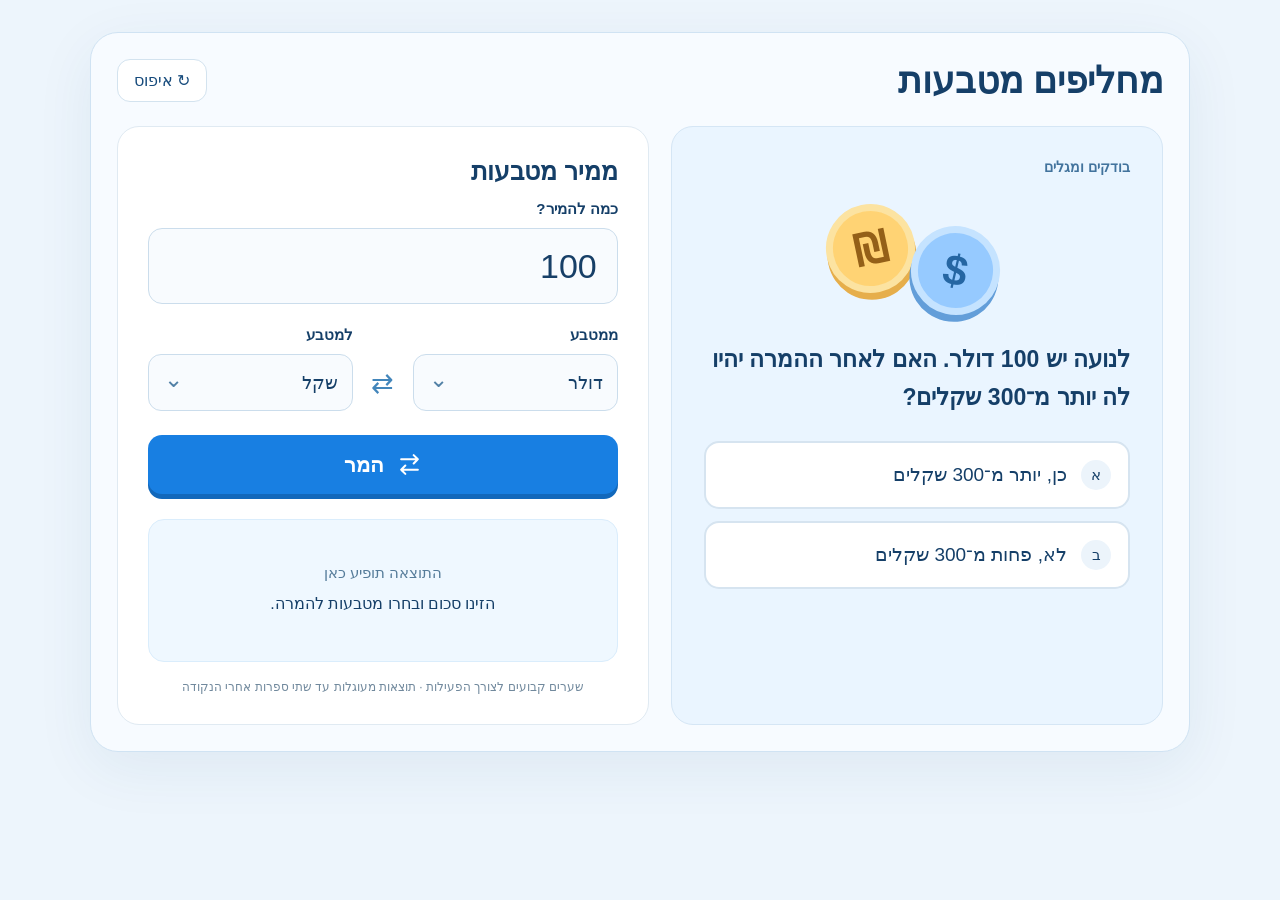
<file: producer-assets/applets/currency-converter.original.html>
<!doctype html>
<html lang="he" dir="rtl">
<head><meta charset="utf-8"><meta name="viewport" content="width=device-width,initial-scale=1"><title>מחליפים מטבעות</title>
<style>
*{box-sizing:border-box}body{margin:0;padding:clamp(12px,3vw,32px);background:#edf5fc;color:#153f68;font-family:Arial,sans-serif}button,input,select{font:inherit}button{cursor:pointer}button,select,input{ -webkit-tap-highlight-color:transparent}button:focus-visible,input:focus-visible,select:focus-visible{outline:3px solid #147cdb;outline-offset:4px}.app{max-width:1100px;margin:auto;background:#f7fbff;border:1px solid #d0e3f3;border-radius:28px;padding:26px;box-shadow:0 16px 60px #17497312}header{display:flex;align-items:center;justify-content:space-between;gap:16px;margin-bottom:24px}h1{font-size:clamp(26px,4vw,36px);margin:0}.reset{background:white;border:1px solid #d3e3ef;color:#174b7c;border-radius:13px;padding:11px 16px}.layout{display:grid;grid-template-columns:1fr 1.08fr;gap:22px}.question{padding:32px;border:1px solid #d5e6f5;background:#eaf5ff;border-radius:22px;display:flex;flex-direction:column;align-items:stretch}.eyebrow{font-size:14px;color:#42739d;font-weight:bold}.coins{height:126px;position:relative;width:220px;align-self:center;margin:17px 0 23px;direction:ltr}.coin{position:absolute;display:grid;place-items:center;width:89px;height:89px;border-radius:50%;font-size:43px;font-weight:bold;border:7px solid #fce3a1;background:#ffd374;box-shadow:0 7px 0 #e6ae4b;color:#946018;transform:rotate(-12deg);left:19px;top:12px}.coin.blue{background:#96caff;color:#2566a3;border-color:#c5e3ff;box-shadow:0 7px 0 #639ed9;left:104px;top:34px;transform:rotate(13deg)}h2{font-size:25px;margin:0 0 14px}#questionText{font-size:23px;line-height:1.65;margin:0 0 24px}.answers{display:grid;gap:12px}.answer{display:flex;align-items:center;gap:14px;text-align:right;background:#fff;border:2px solid #d6e4f0;border-radius:15px;padding:17px;color:#153f68;font-size:19px;transition:background .2s,border-color .2s}.answer:hover{border-color:#81b6e5;background:#f8fcff}.letter{display:grid;place-items:center;width:30px;height:30px;border-radius:50%;background:#ecf4fb;font-size:15px;flex:none}.answer.correct{border-color:#26a278;background:#edfaf4}.answer.wrong{border-color:#d28363;background:#fff5ee}.feedback{min-height:29px;margin:17px 0 0;font-size:17px;font-weight:bold;line-height:1.6}.converter{background:#fff;border:1px solid #e0eaf2;border-radius:22px;padding:30px}label{display:block;font-size:15px;font-weight:bold;margin-bottom:10px}.amount-wrap{position:relative;margin-bottom:22px}input{width:100%;height:76px;background:#f8fbfe;border:1px solid #cbddec;border-radius:14px;padding:12px 20px;font-size:34px;color:#173f67;text-align:right;direction:ltr}input[aria-invalid=true]{border-color:#b54732}.currencies{display:grid;grid-template-columns:1fr 40px 1fr;gap:10px;align-items:end}.select-wrap{position:relative}.select-wrap:after{content:'⌄';position:absolute;left:16px;top:12px;pointer-events:none;color:#5281a6;font-size:23px}select{appearance:none;width:100%;height:57px;padding:10px 14px 10px 36px;background:#f8fbfe;border:1px solid #cbddec;border-radius:13px;color:#153f68;font-size:18px;cursor:pointer}.swap{height:57px;border:0;background:transparent;color:#4386bb;font-size:27px;border-radius:12px}.convert{width:100%;margin-top:24px;background:#187fe2;color:#fff;border:0;border-radius:14px;padding:17px;font-size:21px;font-weight:bold;display:flex;align-items:center;justify-content:center;gap:13px;box-shadow:0 5px 0 #1268bb;transition:background .2s,transform .2s}.convert:hover{background:#106fce}.convert:active{transform:translateY(3px);box-shadow:0 2px 0 #1268bb}.convert svg{width:25px;height:25px}.result{min-height:143px;background:#eff8ff;border:1px solid #daedfc;border-radius:16px;margin-top:25px;padding:20px;text-align:center;display:flex;flex-direction:column;justify-content:center;gap:9px}.result .caption{color:#557c9a;font-size:15px}.result strong{font-size:clamp(26px,3.4vw,37px);overflow-wrap:anywhere;color:#146ac0}.result p{margin:0;font-size:16px;line-height:1.6}.result.pop{animation:pop .3s ease-out}.error{color:#ad412d;font-size:14px;margin:8px 0 0}.error:empty{display:none}.note{text-align:center;color:#71899d;font-size:12px;margin:18px 0 0}@keyframes pop{from{opacity:.3;transform:translateY(5px)}to{opacity:1;transform:translateY(0)}}@media(max-width:720px){body{padding:10px}.app{padding:16px;border-radius:21px}.layout{grid-template-columns:1fr}.question,.converter{padding:22px}.coins{display:none}#questionText{font-size:21px;margin-top:16px}.question{order:0}.converter{order:1}.currencies{grid-template-columns:1fr 32px 1fr;gap:6px}}@media(prefers-reduced-motion:reduce){*{animation:none!important;transition:none!important}}
</style></head>
<body><main class="app"><header><h1>מחליפים מטבעות</h1><button class="reset" id="reset" type="button">↻ איפוס</button></header><div class="layout">
<section class="question" aria-labelledby="questionText"><span class="eyebrow">בודקים ומגלים</span><div class="coins" aria-hidden="true"><span class="coin">₪</span><span class="coin blue">$</span></div><h2 id="questionText"></h2><div class="answers" id="answers" role="group" aria-label="בחירת תשובה"></div><p class="feedback" id="feedback" role="status"></p></section>
<section class="converter" aria-labelledby="converterTitle"><h2 id="converterTitle">ממיר מטבעות</h2><form id="converterForm" novalidate><label for="amount">כמה להמיר?</label><div class="amount-wrap"><input id="amount" type="text" inputmode="decimal" value="100" autocomplete="off" aria-describedby="error" maxlength="20"><p class="error" id="error" role="alert"></p></div><div class="currencies"><div><label for="from">ממטבע</label><div class="select-wrap"><select id="from"><option value="ILS">שקל</option><option value="THB">באט</option><option value="USD" selected>דולר</option><option value="EUR">יורו</option></select></div></div><button class="swap" id="swap" type="button" aria-label="החלפת מטבע המקור ומטבע היעד">⇄</button><div><label for="to">למטבע</label><div class="select-wrap"><select id="to"><option value="ILS">שקל</option><option value="THB">באט</option><option value="USD">דולר</option><option value="EUR">יורו</option></select></div></div></div><button class="convert" type="submit"><svg viewBox="0 0 24 24" fill="none" stroke="currentColor" stroke-width="2" stroke-linecap="round" stroke-linejoin="round" aria-hidden="true"><path d="M4 7h16m-4-4 4 4-4 4M20 17H4m4-4-4 4 4 4"/></svg>המר</button></form><div class="result" id="result" role="status" aria-live="polite"><span class="caption">התוצאה תופיע כאן</span><p>הזינו סכום ובחרו מטבעות להמרה.</p></div><p class="note">שערים קבועים לצורך הפעילות · תוצאות מעוגלות עד שתי ספרות אחרי הנקודה</p></section>
</div></main><script>
'use strict';
// Change the sample question and its two answers here.
const QUESTION={text:'לנועה יש 100 דולר. האם לאחר ההמרה יהיו לה יותר מ־300 שקלים?',answers:['כן, יותר מ־300 שקלים','לא, פחות מ־300 שקלים'],correct:0};
// Values of one currency unit in ILS. No live exchange rates or network requests.
const RATES={ILS:1,USD:3.0420,EUR:3.5203,THB:0.0911};
const NAMES={ILS:['שקל','שקלים'],USD:['דולר','דולרים'],EUR:['יורו','יורו'],THB:['באט','באט']};
const $=id=>document.getElementById(id);
const fmt=new Intl.NumberFormat('he-IL',{maximumFractionDigits:2});
function currencyName(value,code){return NAMES[code][Number.isInteger(value)&&value!==1?1:0]}
function rounded(value){return Number(value.toFixed(2))}
function phrase(value,code){return fmt.format(value)+' '+currencyName(value,code)}
function clearResult(){$('result').innerHTML='<span class="caption">התוצאה תופיע כאן</span><p>לחצו על ״המר״ לחישוב הסכום.</p>'}
function convert(event){if(event)event.preventDefault();const raw=$('amount').value.trim();const valid=/^(?:\d+|\d{1,3}(?:,\d{3})+)(?:\.\d{1,2})?$/.test(raw);const amount=Number(raw.replaceAll(',',''));if(!valid||!Number.isFinite(amount)||amount<0||amount>1000000000){$('error').textContent='יש להזין סכום בין 0 למיליארד, עם עד שתי ספרות אחרי הנקודה.';$('amount').setAttribute('aria-invalid','true');clearResult();$('amount').focus();return} $('error').textContent='';$('amount').removeAttribute('aria-invalid');const from=$('from').value,to=$('to').value,total=rounded(amount*RATES[from]/RATES[to]);const result=$('result');result.innerHTML='';const caption=document.createElement('span');caption.className='caption';caption.textContent='תוצאת ההמרה';const big=document.createElement('strong');big.textContent=phrase(total,to);const summary=document.createElement('p');summary.textContent=phrase(amount,from)+' = '+phrase(total,to);result.append(caption,big,summary);result.classList.remove('pop');void result.offsetWidth;result.classList.add('pop')}
$('questionText').textContent=QUESTION.text;
QUESTION.answers.forEach((text,i)=>{const b=document.createElement('button');b.type='button';b.className='answer';b.setAttribute('aria-pressed','false');const letter=document.createElement('span');letter.className='letter';letter.textContent=['א','ב'][i];letter.setAttribute('aria-hidden','true');const label=document.createElement('span');label.textContent=text;b.append(letter,label);b.addEventListener('click',()=>{document.querySelectorAll('.answer').forEach(button=>{button.classList.remove('correct','wrong');button.setAttribute('aria-pressed','false')});b.setAttribute('aria-pressed','true');b.classList.add(i===QUESTION.correct?'correct':'wrong');$('feedback').textContent=i===QUESTION.correct?'נכון מאוד!':'לא בדיוק. נסו שוב.';$('feedback').style.color=i===QUESTION.correct?'#19805e':'#a65335'});$('answers').append(b)});
$('converterForm').addEventListener('submit',convert);
for(const id of ['amount','from','to'])$(id).addEventListener('input',()=>{clearResult();$('error').textContent='';$('amount').removeAttribute('aria-invalid')});
$('swap').addEventListener('click',()=>{const from=$('from').value;$('from').value=$('to').value;$('to').value=from;clearResult()});
$('reset').addEventListener('click',()=>{$('converterForm').reset();$('error').textContent='';$('amount').removeAttribute('aria-invalid');clearResult();$('feedback').textContent='';document.querySelectorAll('.answer').forEach(b=>{b.classList.remove('correct','wrong');b.setAttribute('aria-pressed','false')})});
</script></body></html>
</file>
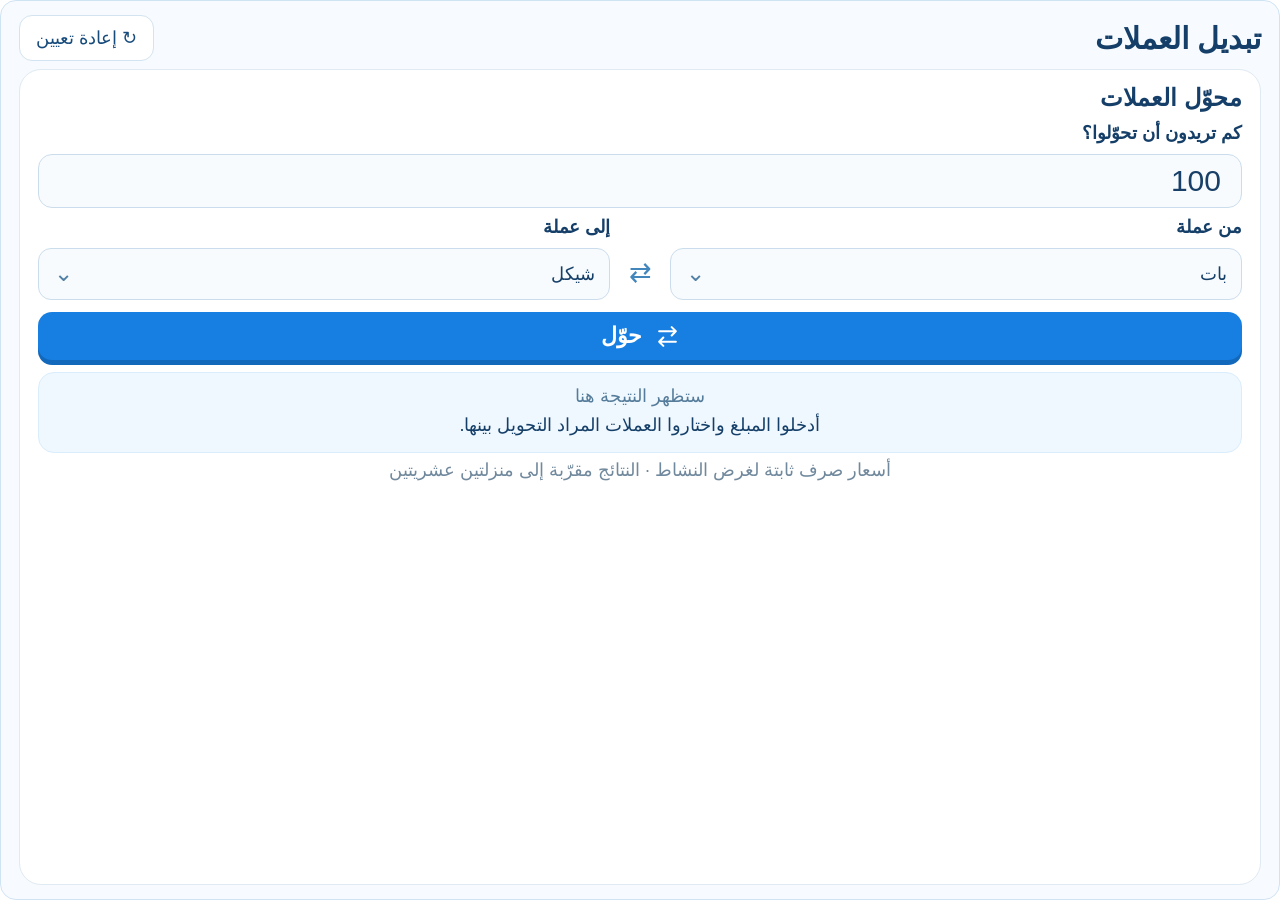
<file: methodica-math-func-algebric-01-01/assets/applets/currency-converter.html>
<!doctype html>
<html lang="he" dir="rtl">
<head><meta charset="utf-8"><meta name="viewport" content="width=device-width,initial-scale=1"><title>تبديل العملات</title>
<style>
*{box-sizing:border-box}body{margin:0;padding:clamp(12px,3vw,32px);background:#edf5fc;color:#153f68;font-family:Arial,sans-serif}button,input,select{font:inherit}button{cursor:pointer}button,select,input{ -webkit-tap-highlight-color:transparent}button:focus-visible,input:focus-visible,select:focus-visible{outline:3px solid #147cdb;outline-offset:4px}.app{max-width:1100px;margin:auto;background:#f7fbff;border:1px solid #d0e3f3;border-radius:28px;padding:26px;box-shadow:0 16px 60px #17497312}header{display:flex;align-items:center;justify-content:space-between;gap:16px;margin-bottom:24px}h1{font-size:clamp(26px,4vw,36px);margin:0}.reset{background:white;border:1px solid #d3e3ef;color:#174b7c;border-radius:13px;padding:11px 16px}.layout{display:grid;grid-template-columns:1fr 1.08fr;gap:22px}.question{padding:32px;border:1px solid #d5e6f5;background:#eaf5ff;border-radius:22px;display:flex;flex-direction:column;align-items:stretch}.eyebrow{font-size:14px;color:#42739d;font-weight:bold}.coins{height:126px;position:relative;width:220px;align-self:center;margin:17px 0 23px;direction:ltr}.coin{position:absolute;display:grid;place-items:center;width:89px;height:89px;border-radius:50%;font-size:43px;font-weight:bold;border:7px solid #fce3a1;background:#ffd374;box-shadow:0 7px 0 #e6ae4b;color:#946018;transform:rotate(-12deg);left:19px;top:12px}.coin.blue{background:#96caff;color:#2566a3;border-color:#c5e3ff;box-shadow:0 7px 0 #639ed9;left:104px;top:34px;transform:rotate(13deg)}h2{font-size:25px;margin:0 0 14px}#questionText{font-size:23px;line-height:1.65;margin:0 0 24px}.answers{display:grid;gap:12px}.answer{display:flex;align-items:center;gap:14px;text-align:right;background:#fff;border:2px solid #d6e4f0;border-radius:15px;padding:17px;color:#153f68;font-size:19px;transition:background .2s,border-color .2s}.answer:hover{border-color:#81b6e5;background:#f8fcff}.letter{display:grid;place-items:center;width:30px;height:30px;border-radius:50%;background:#ecf4fb;font-size:15px;flex:none}.answer.correct{border-color:#26a278;background:#edfaf4}.answer.wrong{border-color:#d28363;background:#fff5ee}.feedback{min-height:29px;margin:17px 0 0;font-size:17px;font-weight:bold;line-height:1.6}.converter{background:#fff;border:1px solid #e0eaf2;border-radius:22px;padding:30px}label{display:block;font-size:15px;font-weight:bold;margin-bottom:10px}.amount-wrap{position:relative;margin-bottom:22px}input{width:100%;height:76px;background:#f8fbfe;border:1px solid #cbddec;border-radius:14px;padding:12px 20px;font-size:34px;color:#173f67;text-align:right;direction:ltr}input[aria-invalid=true]{border-color:#b54732}.currencies{display:grid;grid-template-columns:1fr 40px 1fr;gap:10px;align-items:end}.select-wrap{position:relative}.select-wrap:after{content:'⌄';position:absolute;left:16px;top:12px;pointer-events:none;color:#5281a6;font-size:23px}select{appearance:none;width:100%;height:57px;padding:10px 14px 10px 36px;background:#f8fbfe;border:1px solid #cbddec;border-radius:13px;color:#153f68;font-size:18px;cursor:pointer}.swap{height:57px;border:0;background:transparent;color:#4386bb;font-size:27px;border-radius:12px}.convert{width:100%;margin-top:24px;background:#187fe2;color:#fff;border:0;border-radius:14px;padding:17px;font-size:21px;font-weight:bold;display:flex;align-items:center;justify-content:center;gap:13px;box-shadow:0 5px 0 #1268bb;transition:background .2s,transform .2s}.convert:hover{background:#106fce}.convert:active{transform:translateY(3px);box-shadow:0 2px 0 #1268bb}.convert svg{width:25px;height:25px}.result{min-height:143px;background:#eff8ff;border:1px solid #daedfc;border-radius:16px;margin-top:25px;padding:20px;text-align:center;display:flex;flex-direction:column;justify-content:center;gap:9px}.result .caption{color:#557c9a;font-size:15px}.result strong{font-size:clamp(26px,3.4vw,37px);overflow-wrap:anywhere;color:#146ac0}.result p{margin:0;font-size:16px;line-height:1.6}.result.pop{animation:pop .3s ease-out}.error{color:#ad412d;font-size:14px;margin:8px 0 0}.error:empty{display:none}.note{text-align:center;color:#71899d;font-size:12px;margin:18px 0 0}@keyframes pop{from{opacity:.3;transform:translateY(5px)}to{opacity:1;transform:translateY(0)}}@media(max-width:720px){body{padding:10px}.app{padding:16px;border-radius:21px}.layout{grid-template-columns:1fr}.question,.converter{padding:22px}.coins{display:none}#questionText{font-size:21px;margin-top:16px}.question{order:0}.converter{order:1}.currencies{grid-template-columns:1fr 32px 1fr;gap:6px}}@media(prefers-reduced-motion:reduce){*{animation:none!important;transition:none!important}}
</style></head>
<body><main class="app"><header><h1>تبديل العملات</h1><button class="reset" id="reset" type="button">↻ إعادة تعيين</button></header><div class="layout">
<section class="question" aria-labelledby="questionText"><span class="eyebrow">نتحقق ونكتشف</span><div class="coins" aria-hidden="true"><span class="coin">₪</span><span class="coin blue">$</span></div><h2 id="questionText"></h2><div class="answers" id="answers" role="group" aria-label="اختيار الإجابة"></div><p class="feedback" id="feedback" role="status"></p></section>
<section class="converter" aria-labelledby="converterTitle"><h2 id="converterTitle">محوّل العملات</h2><form id="converterForm" novalidate><label for="amount">كم تريدون أن تحوّلوا؟</label><div class="amount-wrap"><input id="amount" type="text" inputmode="decimal" value="100" autocomplete="off" aria-describedby="error" maxlength="20"><p class="error" id="error" role="alert"></p></div><div class="currencies"><div><label for="from">من عملة</label><div class="select-wrap"><select id="from"><option value="ILS">شيكل</option><option value="THB">بات</option><option value="USD" selected>دولار</option><option value="EUR">يورو</option></select></div></div><button class="swap" id="swap" type="button" aria-label="تبديل عملة المصدر وعملة الهدف">⇄</button><div><label for="to">إلى عملة</label><div class="select-wrap"><select id="to"><option value="ILS">شيكل</option><option value="THB">بات</option><option value="USD">دولار</option><option value="EUR">يورو</option></select></div></div></div><button class="convert" type="submit"><svg viewBox="0 0 24 24" fill="none" stroke="currentColor" stroke-width="2" stroke-linecap="round" stroke-linejoin="round" aria-hidden="true"><path d="M4 7h16m-4-4 4 4-4 4M20 17H4m4-4-4 4 4 4"/></svg>حوّل</button></form><div class="result" id="result" role="status" aria-live="polite"><span class="caption">ستظهر النتيجة هنا</span><p>أدخلوا المبلغ واختاروا العملات المراد التحويل بينها.</p></div><p class="note">أسعار صرف ثابتة لغرض النشاط · النتائج مقرّبة إلى منزلتين عشريتين</p></section>
</div></main><script>
'use strict';
// Change the sample question and its two answers here.
const QUESTION={text:'لدى نورا 100 دولار. هل سيصبح لديها بعد التحويل أكثر من 300 شيكل؟',answers:['نعم، أكثر من 300 شيكل','لا، أقل من 300 شيكل'],correct:0};
// Values of one currency unit in ILS. No live exchange rates or network requests.
const RATES={ILS:1,USD:3.0420,EUR:3.5203,THB:0.0911};
const NAMES={ILS:['شيكل','شيكل'],USD:['دولار','دولارات'],EUR:['يورو','يورو'],THB:['بات','بات']};
const $=id=>document.getElementById(id);
const fmt=new Intl.NumberFormat('he-IL',{maximumFractionDigits:2});
function currencyName(value,code){return NAMES[code][Number.isInteger(value)&&value!==1?1:0]}
function rounded(value){return Number(value.toFixed(2))}
function phrase(value,code){return fmt.format(value)+' '+currencyName(value,code)}
function clearResult(){$('result').innerHTML='<span class="caption">ستظهر النتيجة هنا</span><p>انقروا على "حوّل" لحساب المبلغ.</p>'}
function convert(event){if(event)event.preventDefault();const raw=$('amount').value.trim();const valid=/^(?:\d+|\d{1,3}(?:,\d{3})+)(?:\.\d{1,2})?$/.test(raw);const amount=Number(raw.replaceAll(',',''));if(!valid||!Number.isFinite(amount)||amount<0||amount>1000000000){$('error').textContent='يجب إدخال مبلغ بين 0 ومليار، مع رقمين على الأكثر بعد الفاصلة العشرية.';$('amount').setAttribute('aria-invalid','true');clearResult();$('amount').focus();return} $('error').textContent='';$('amount').removeAttribute('aria-invalid');const from=$('from').value,to=$('to').value,total=rounded(amount*RATES[from]/RATES[to]);const result=$('result');result.innerHTML='';const caption=document.createElement('span');caption.className='caption';caption.textContent='نتيجة التحويل';const big=document.createElement('strong');big.textContent=phrase(total,to);const summary=document.createElement('p');summary.textContent=phrase(amount,from)+' = '+phrase(total,to);result.append(caption,big,summary);result.classList.remove('pop');void result.offsetWidth;result.classList.add('pop')}
$('questionText').textContent=QUESTION.text;
QUESTION.answers.forEach((text,i)=>{const b=document.createElement('button');b.type='button';b.className='answer';b.setAttribute('aria-pressed','false');const letter=document.createElement('span');letter.className='letter';letter.textContent=['أ','ب'][i];letter.setAttribute('aria-hidden','true');const label=document.createElement('span');label.textContent=text;b.append(letter,label);b.addEventListener('click',()=>{document.querySelectorAll('.answer').forEach(button=>{button.classList.remove('correct','wrong');button.setAttribute('aria-pressed','false')});b.setAttribute('aria-pressed','true');b.classList.add(i===QUESTION.correct?'correct':'wrong');$('feedback').textContent=i===QUESTION.correct?'صحيح جدًا‎!':'ليس تمامًا. حاولوا مرة أخرى.';$('feedback').style.color=i===QUESTION.correct?'#19805e':'#a65335'});$('answers').append(b)});
$('converterForm').addEventListener('submit',convert);
for(const id of ['amount','from','to'])$(id).addEventListener('input',()=>{clearResult();$('error').textContent='';$('amount').removeAttribute('aria-invalid')});
$('swap').addEventListener('click',()=>{const from=$('from').value;$('from').value=$('to').value;$('to').value=from;clearResult()});
$('reset').addEventListener('click',()=>{$('converterForm').reset();$('error').textContent='';$('amount').removeAttribute('aria-invalid');clearResult();$('feedback').textContent='';document.querySelectorAll('.answer').forEach(b=>{b.classList.remove('correct','wrong');b.setAttribute('aria-pressed','false')})});
</script></body></html>

<style id="maven-unit-fit">
@import url("../../../unit-assets/fonts/fonts.css");
/* ═══ MAVEN UNIT FIT - func-algebric-01 screens 2-3 (deck 5-6), appended 21.10.26 ═══
   The producer's page is untouched above this block; deleting this block gives the
   original back byte for byte (producer-assets/applets/currency-converter.original.html).
   - the sample question panel is hidden: the screen asks the deck's own question beside it
   - the unit font, and nothing under the 18px floor
   - the page never scrolls inside our window; the app fills it */
html, body { height: 100%; overflow: hidden; }
body { padding: 0; background: transparent; font-family: Calibri, Carlito, Arial, sans-serif; }
.app { height: 100%; max-width: none; padding: 14px 18px; border-radius: 16px; box-shadow: none;
  display: flex; flex-direction: column; }
.layout { grid-template-columns: 1fr; flex: 1 1 auto; min-height: 0; }
.question { display: none; }
header { margin-bottom: 8px; }
h1 { font-size: 30px; }
.converter { padding: 14px 18px; }
.converter h2 { font-size: 24px; margin-bottom: 10px; }
label, .reset, select, .result .caption, .result p, .error, .note { font-size: 18px; }
.amount-wrap { margin-bottom: 8px; }
input { height: 54px; font-size: 30px; }
select { height: 52px; }
.convert { margin-top: 12px; padding: 11px; font-size: 22px; }
.result { min-height: 0; margin-top: 12px; padding: 12px 16px; gap: 4px; }
.result strong { font-size: 30px; }
.note { margin-top: 6px; }
</style>
<script id="maven-unit-default">
/* QA 02.11.26 (dslide 2): the converter opens on באט -> שקל, so the learner does
   not have to change it (the question is about 70 بات). defaultSelected, so the
   app's own איפוס (form.reset) comes back to بات too. Delete with the block above. */
(function () {
  var from = document.getElementById('from');
  if (!from) return;
  [].forEach.call(from.options, function (o) { o.defaultSelected = (o.value === 'THB'); });
  from.value = 'THB';
})();
</script>
</file>
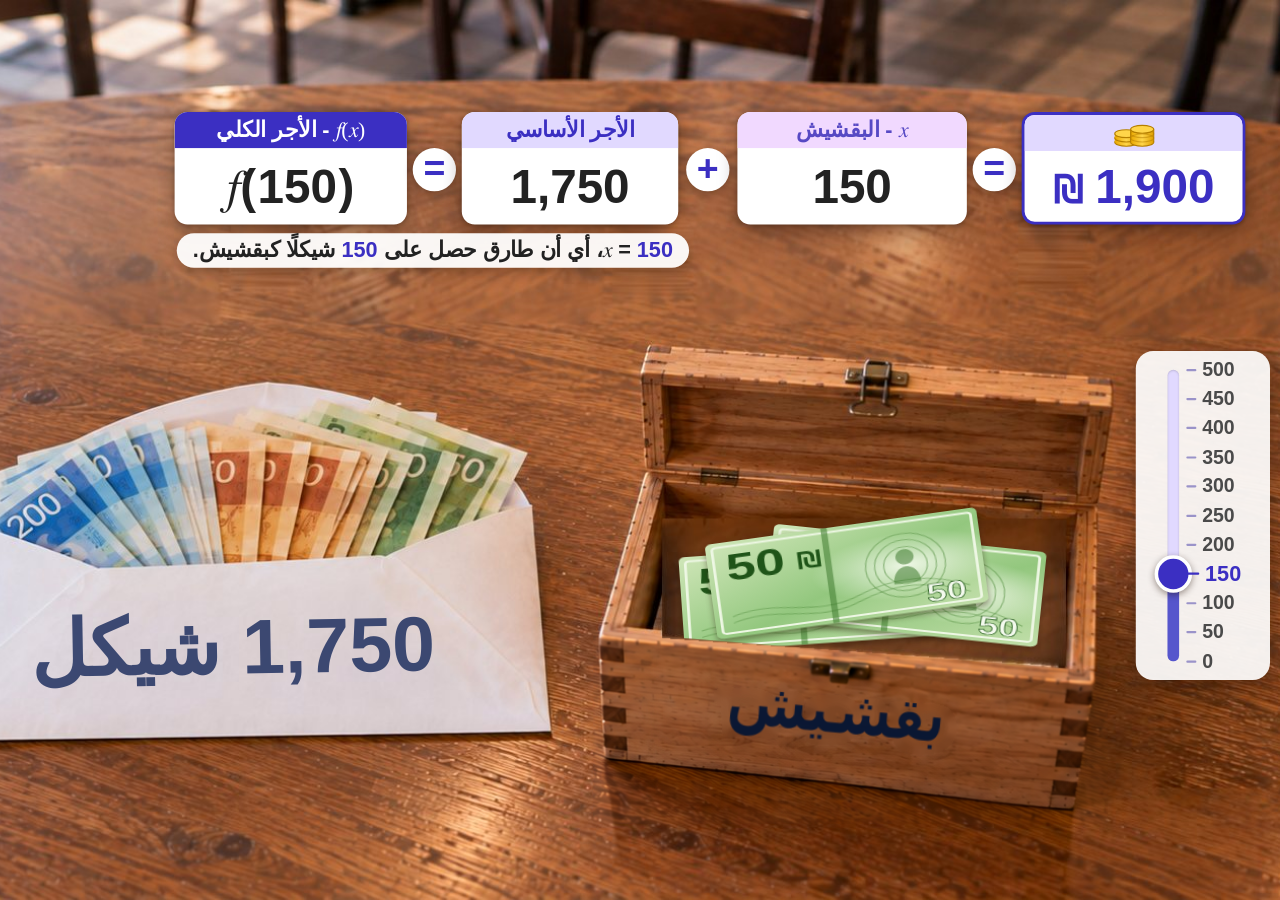
<file: methodica-math-func-algebric-01-01/assets/applets/restaurant-tips.html>
<!doctype html>
<html lang="he" dir="rtl">
<head>
<meta charset="utf-8">
<meta name="viewport" content="width=device-width, initial-scale=1">
<title>تطبيق المطعم - البقشيش</title>
<link rel="stylesheet" href="../../../unit-assets/fonts/fonts.css">
<style>
  /* Restaurant tips applet (deck slide 23, unit screen 12).
     The whole scene lives in the PHOTO's own pixel space (1774 x 887) and is
     scaled like object-fit:cover, so the live bills always sit inside the
     painted tip box. At the 1280 x 634 stage the scale is 0.7215, so every
     font here is set >= 25px (renders >= 18px at the stage size). */
  :root {
    --primary: #3B2FC2;
    --primary-2: #5656CC;
    --primary-3: #5749C4;
    --tint-1: #E1D9FF;
    --tint-2: #F1D9FF;
    --text: #222222;
    --font: Calibri, Carlito, Arial, sans-serif;
    --math: 'Cambria Math', 'STIX Two Math', 'STIX Two Text', 'Times New Roman', serif;
  }
  html, body { height: 100%; margin: 0; overflow: hidden; }
  body {
    background: #4a2c17;
    font-family: var(--font);
    font-size: 25px;
    color: var(--text);
    -webkit-font-smoothing: antialiased;
    user-select: none;
    -webkit-user-select: none;
  }

  #viewport { position: absolute; inset: 0; overflow: hidden; }
  #scene, .ui-layer {
    position: absolute; left: 0; top: 0;
    width: 1774px; height: 887px;
    transform-origin: 0 0;
  }
  .ui-layer { pointer-events: none; }
  .ui-layer .slider-panel { pointer-events: auto; }
  /* wide/tall windows: the photo may not fill the window; a blurred copy fills the rest */
  .backdrop {
    position: absolute; inset: -40px; width: calc(100% + 80px); height: calc(100% + 80px);
    object-fit: cover; filter: blur(22px) brightness(.82); pointer-events: none;
  }
  #scene.fade-x .plate {
    -webkit-mask-image: linear-gradient(90deg, transparent 0, #000 70px, #000 calc(100% - 70px), transparent 100%);
    mask-image: linear-gradient(90deg, transparent 0, #000 70px, #000 calc(100% - 70px), transparent 100%);
  }
  #scene > .plate {
    position: absolute; left: 0; top: 0; width: 1774px; height: 887px;
    display: block; pointer-events: none;
  }

  /* envelope front (photo px x 260-880, y 510-720): the base pay, hand-lettered look */
  .env-label {
    position: absolute; left: 330px; top: 600px; width: 480px; text-align: center;
    font-family: Calibri, Carlito, Arial, sans-serif; font-weight: 800; font-size: 76px; line-height: 1;
    color: #2b3a67; opacity: .9; transform: rotate(-1deg); pointer-events: none;
  }
  /* ---------- tip box: bills + front panel overlay ---------- */
  #bills { position: absolute; left: 0; top: 0; width: 1774px; height: 887px; pointer-events: none; }
  .bill {
    position: absolute; width: 270px; height: 94px;
    filter: drop-shadow(0 3px 3px rgba(40, 20, 5, .45));
    will-change: transform, opacity;
  }
  .bill svg { width: 100%; height: 100%; display: block; overflow: visible; direction: ltr; }
  .box-front {
    position: absolute; left: 925px; top: 600px; width: 507px; height: 212px;
    pointer-events: none;
  }

  /* ---------- equation row (math reads left-to-right) ---------- */
  .equation {
    direction: ltr;
    position: absolute; left: 0; top: 0; width: 1774px; height: 0;
  }
  .eq-box {
    position: absolute; top: 160px; height: 156px;
    box-sizing: border-box;
    display: flex; flex-direction: column;
    background: #fff;
    border-radius: 18px;
    box-shadow: 0 10px 26px rgba(30, 14, 4, .38), 0 2px 6px rgba(30, 14, 4, .25);
    overflow: hidden;
    direction: rtl;
  }
  .eq-box .head {
    height: 50px; flex: 0 0 50px;
    display: flex; align-items: center; justify-content: center;
    font-size: 30px; font-weight: 700; line-height: 1;
    background: var(--tint-1); color: var(--primary);
  }
  .eq-box .val {
    flex: 1 1 auto;
    display: flex; align-items: center; justify-content: center;
    font-size: 66px; font-weight: 800; line-height: 1;
    color: var(--text);
    font-variant-numeric: tabular-nums;
  }
  #box-f     { left: 242px;  width: 322px; }
  #box-base  { left: 640px;  width: 300px; }
  #box-tips  { left: 1022px; width: 318px; }
  #box-total { left: 1416px; width: 310px; border: 4px solid var(--primary); }
  #box-f .head { background: var(--primary); color: #fff; }
  #box-tips .head { background: var(--tint-2); color: var(--primary-3); }
  #box-total .head { background: var(--tint-1); }
  #box-total .val { color: var(--primary); }
  #box-total .shekel { font-size: 52px; font-weight: 800; }
  .coins { width: 64px; height: 42px; display: block; }

  .op {
    position: absolute; top: 210px; width: 60px; height: 60px; margin-left: -30px;
    border-radius: 50%;
    background: #fff;
    box-shadow: 0 4px 12px rgba(30, 14, 4, .35);
    display: flex; align-items: center; justify-content: center;
    font-size: 52px; font-weight: 800; line-height: 1; color: var(--primary);
  }
  .op span { transform: translateY(-3px); }
  #op-eq1 { left: 602px; }
  #op-plus { left: 981px; }
  #op-eq2 { left: 1378px; }

  .m { font-family: var(--math); font-weight: 400; font-style: normal; }
  .val .m { font-weight: 400; }
  .ltr { direction: ltr; unicode-bidi: isolate; display: inline-block; }

  /* the two values that change with x get a short pulse */
  .live {
    display: inline-block; border-radius: 10px; padding: 0 5px; margin: 0 -3px;
  }
  .live.pulse { animation: pulse 520ms ease-out; }
  @keyframes pulse {
    0%   { background: transparent; transform: scale(1); }
    30%  { background: var(--tint-1); transform: scale(1.1); }
    100% { background: transparent; transform: scale(1); }
  }

  /* ---------- live sentence ---------- */
  .live-line {
    position: absolute; top: 328px; left: 300px; width: 600px;
    display: flex; justify-content: center;
    pointer-events: none;
  }
  .live-line p {
    margin: 0; padding: 4px 22px 6px;
    background: rgba(255, 255, 255, .94);
    border-radius: 999px;
    box-shadow: 0 6px 16px rgba(30, 14, 4, .3);
    font-size: 30px; font-weight: 600; line-height: 1.25; color: var(--text);
    white-space: nowrap;
  }
  .live-line .num { font-weight: 800; color: var(--primary); }

  /* ---------- vertical slider ---------- */
  .slider-panel {
    position: absolute; left: 1462px; top: 346px; width: 186px; height: 456px;
    box-sizing: border-box;
    background: rgba(255, 255, 255, .92);
    border-radius: 24px;
    box-shadow: 0 10px 24px rgba(30, 14, 4, .35);
    direction: ltr;
  }
  .slider {
    position: absolute; left: 14px; top: 26px; width: 76px; height: 404px;
    cursor: pointer; touch-action: none; outline: none;
  }
  .track {
    position: absolute; left: 50%; top: 0; bottom: 0; width: 16px; margin-left: -8px;
    border-radius: 8px; background: var(--tint-1);
    box-shadow: inset 0 1px 3px rgba(0, 0, 0, .18);
  }
  .fill {
    position: absolute; left: 0; right: 0; bottom: 0;
    border-radius: 8px; background: var(--primary-2);
  }
  .knob {
    position: absolute; left: 50%; width: 52px; height: 52px; margin: -26px 0 0 -26px;
    border-radius: 50%;
    background: var(--primary);
    border: 5px solid #fff; box-sizing: border-box;
    box-shadow: 0 3px 10px rgba(30, 14, 4, .45);
    transition: box-shadow .15s;
  }
  .slider.dragging { cursor: grabbing; }
  .slider:focus-visible .knob { box-shadow: 0 0 0 6px rgba(87, 73, 196, .45), 0 3px 10px rgba(30, 14, 4, .45); }
  .ticks { position: absolute; left: 70px; top: 26px; width: 110px; height: 404px; }
  .tick {
    position: absolute; left: 0; height: 36px; margin-top: -18px;
    display: flex; align-items: center; gap: 8px;
    padding: 0 8px 0 0;
    background: none; border: 0; cursor: pointer;
    font-family: var(--font); font-size: 27px; font-weight: 600; line-height: 1;
    color: #4a4a4a;
    font-variant-numeric: tabular-nums;
  }
  .tick::before { content: ''; width: 14px; height: 3px; border-radius: 2px; background: #9a93c9; }
  .tick:hover { color: var(--primary); }
  .tick.on { color: var(--primary); font-weight: 800; font-size: 30px; }
  .tick.on::before { background: var(--primary); width: 18px; }

  @media (prefers-reduced-motion: reduce) {
    .live.pulse { animation-duration: 1ms; }
  }
</style>
</head>
<body>
<div id="viewport">
  <img class="backdrop" src="restaurant-table.jpg" alt="" aria-hidden="true">
  <div id="scene">
    <img class="plate" src="restaurant-table.jpg" width="1774" height="887"
         alt="طاولة في مطعم عليها مغلّف فيه نقود وصندوق بقشيش مفتوح. كل ورقة نقدية في الصندوق قيمتها 50 شيكلًا.">

    <!-- QA 02.11.26 (dslide 12): the base pay written on the envelope, in photo px
         so it rides the cover scaling with the picture -->
    <div class="env-label" dir="rtl" aria-hidden="true">1,750 شيكل</div>
    <div id="bills" aria-hidden="true"></div>
    <img class="box-front" src="tip-box-front.png" alt="" aria-hidden="true">
  </div>

  <!-- UI layers: same photo-px design coords, but placed in WINDOW space by layout() -->
  <div class="ui-layer" id="eq-layer">
    <div class="equation" aria-hidden="true">
      <div class="eq-box" id="box-f">
        <div class="head"><span class="ltr m">𝑓(𝑥)</span>&nbsp;- الأجر الكلي</div>
        <div class="val"><span class="ltr"><span class="m">𝑓</span>(<span class="live" id="f-arg">150</span>)</span></div>
      </div>
      <div class="op" id="op-eq1"><span>=</span></div>
      <div class="eq-box" id="box-base">
        <div class="head">الأجر الأساسي</div>
        <div class="val"><span class="ltr" id="base-val">1,750</span></div>
      </div>
      <div class="op" id="op-plus"><span>+</span></div>
      <div class="eq-box" id="box-tips">
        <div class="head"><span class="ltr m">𝑥</span>&nbsp;- البقشيش</div>
        <div class="val"><span class="ltr"><span class="live" id="tips-val">150</span></span></div>
      </div>
      <div class="op" id="op-eq2"><span>=</span></div>
      <div class="eq-box" id="box-total">
        <div class="head">
          <svg class="coins" viewBox="0 0 64 42" aria-hidden="true">
            <defs>
              <linearGradient id="gold" x1="0" x2="1">
                <stop offset="0" stop-color="#E9A800"/><stop offset=".5" stop-color="#FFD54A"/><stop offset="1" stop-color="#E0A000"/>
              </linearGradient>
            </defs>
            <g stroke="#B57F00" stroke-width="1.5">
              <ellipse cx="22" cy="34" rx="16" ry="5.5" fill="url(#gold)"/>
              <rect x="6" y="28" width="32" height="6" fill="url(#gold)" stroke="none"/>
              <ellipse cx="22" cy="28" rx="16" ry="5.5" fill="url(#gold)"/>
              <rect x="6" y="22" width="32" height="6" fill="url(#gold)" stroke="none"/>
              <ellipse cx="22" cy="22" rx="16" ry="5.5" fill="#FFD54A"/>
              <ellipse cx="44" cy="34" rx="16" ry="5.5" fill="url(#gold)"/>
              <rect x="28" y="16" width="32" height="18" fill="url(#gold)" stroke="none"/>
              <line x1="28" y1="16" x2="28" y2="34"/><line x1="60" y1="16" x2="60" y2="34"/>
              <ellipse cx="44" cy="22" rx="16" ry="5.5" fill="none" stroke-opacity=".5"/>
              <ellipse cx="44" cy="28" rx="16" ry="5.5" fill="none" stroke-opacity=".5"/>
              <ellipse cx="44" cy="16" rx="16" ry="5.5" fill="#FFD54A"/>
            </g>
          </svg>
        </div>
        <div class="val"><span class="total"><span id="total-val">1,900</span> <span class="shekel">₪</span></span></div>
      </div>
    </div>

    <div class="live-line">
      <p id="live-line" aria-live="polite"><span class="ltr" dir="ltr"><span class="m">𝑥</span> = <span class="num" id="line-x">150</span></span>، أي أن طارق حصل على <span class="num" id="line-tips">150</span> شيكلًا كبقشيش.</p>
    </div>

  </div>

  <div class="ui-layer" id="slider-layer">
    <div class="slider-panel">
      <div class="slider" id="slider" role="slider" tabindex="0"
           aria-label="مبلغ البقشيش x، بالشواكل"
           aria-orientation="vertical"
           aria-valuemin="0" aria-valuemax="500" aria-valuenow="150"
           aria-valuetext="150 شيكل بقشيش، الأجر الكلي 1,900 شيكل">
        <div class="track"><div class="fill" id="fill"></div></div>
        <div class="knob" id="knob"></div>
      </div>
      <div class="ticks" id="ticks" aria-hidden="true"></div>
    </div>
  </div>
</div>

<!-- one 50 shekel note, drawn flat and squashed by the layout into perspective -->
<template id="bill-tpl">
  <svg viewBox="0 0 300 150" preserveAspectRatio="none" direction="ltr">
    <defs>
      <linearGradient id="billBg" x1="0" y1="0" x2="1" y2="1">
        <stop offset="0" stop-color="#CFE6B8"/>
        <stop offset=".55" stop-color="#93C77E"/>
        <stop offset="1" stop-color="#C2DFAA"/>
      </linearGradient>
      <radialGradient id="billGlow" cx=".72" cy=".5" r=".35">
        <stop offset="0" stop-color="#F2F9EA" stop-opacity=".95"/>
        <stop offset="1" stop-color="#F2F9EA" stop-opacity="0"/>
      </radialGradient>
    </defs>
    <rect x="0" y="0" width="300" height="150" rx="7" fill="url(#billBg)"/>
    <rect x="7" y="7" width="286" height="136" rx="4" fill="none" stroke="#EEF7E4" stroke-width="3"/>
    <rect x="0" y="0" width="300" height="150" rx="7" fill="url(#billGlow)"/>
    <g fill="none" stroke="#4E8A3A" stroke-opacity=".45" stroke-width="1.6">
      <ellipse cx="215" cy="75" rx="44" ry="50"/>
      <ellipse cx="215" cy="75" rx="34" ry="40"/>
      <ellipse cx="215" cy="75" rx="24" ry="29"/>
      <path d="M20 118 C 70 98, 110 138, 160 112 S 250 100, 282 120"/>
      <path d="M20 128 C 70 108, 110 148, 160 122 S 250 110, 282 130"/>
    </g>
    <path d="M200 103 c 0-16 7-26 15-26 s 15 10 15 26 z M215 74 a 10 12 0 1 1 0.1 0 z" fill="#3F7A2E" fill-opacity=".55"/>
    <rect x="128" y="0" width="7" height="150" fill="#3F7A2E" fill-opacity=".55"/>
    <text x="20" y="62" font-family="Calibri, Carlito, Arial, sans-serif" font-weight="800" font-size="58" fill="#1F5418">50</text>
    <text x="97" y="58" font-family="Calibri, Carlito, Arial, sans-serif" font-weight="800" font-size="34" fill="#1F5418">₪</text>
    <text x="278" y="138" text-anchor="end" font-family="Calibri, Carlito, Arial, sans-serif" font-weight="800" font-size="40" fill="#F4FAEE" stroke="#245C1B" stroke-width="1">50</text>
  </svg>
</template>

<script>
(() => {
  'use strict';

  // ---------- config (single source of truth) ----------
  const CONFIG = {
    min: 0,
    max: 500,
    step: 50,
    baseSalary: 1750,
    initialTips: 150,
    billValue: 50,
    photo: { width: 1774, height: 887 }
  };

  // bill poses inside the painted box, photo px: [left, top, rotate deg]
  const BILL_POSES = [
    [1012, 540, -4], [1098, 530, 6], [1040, 518, -8], [1090, 547, 3], [1006, 524, 7],
    [1070, 512, -5], [1030, 549, 2], [1106, 520, -7], [1056, 535, 9], [1022, 507, -2]
  ];

  // ---------- state: one variable ----------
  let x = CONFIG.initialTips;

  // ---------- derived values ----------
  const fOf = (tips) => CONFIG.baseSalary + tips;
  const billsFor = (tips) => Math.round(tips / CONFIG.billValue);
  const fmt = (n) => n.toLocaleString('en-US');
  const clamp = (v) => Math.min(CONFIG.max, Math.max(CONFIG.min, v));
  const snap = (v) => clamp(Math.round(v / CONFIG.step) * CONFIG.step);

  // ---------- elements ----------
  const $ = (id) => document.getElementById(id);
  const scene = $('scene');
  const slider = $('slider');
  const knob = $('knob');
  const fill = $('fill');
  const ticksEl = $('ticks');
  const billsEl = $('bills');
  const billTpl = $('bill-tpl');
  const reduceMotion = window.matchMedia('(prefers-reduced-motion: reduce)').matches;

  // ---------- layout ----------
  // The host canvas is fluid (1280x634 up to ~2100x634, or taller). The host's title card
  // covers the top 100px, so:
  //  - UI (equation row, live line, slider) is placed in WINDOW px, sized by
  //    u = min(W/1280, H/634); the equation row top is always 112px.
  //  - the photo (+ tip box art + bills) keeps cover scaling where it can, but is capped
  //    and anchored so the tip box sits fully below the equation row and left of the slider.
  const LAYOUT = {
    designW: 1280, designH: 634,
    rowTop: 112,                 // window px, below the host title card
    rowTopPhoto: 160,            // equation row top / bottom in photo px
    rowBottomPhoto: 316,
    boxTop: 338, boxBottom: 806, // painted tip box (lid top .. bottom), photo px
    boxRight: 1450,
    panel: { left: 1462, top: 346, width: 186, height: 456 },
    gap: 10, edge: 10
  };
  const eqLayer = document.getElementById('eq-layer');
  const sliderLayer = document.getElementById('slider-layer');

  function layout() {
    const W = window.innerWidth, H = window.innerHeight;
    const P = CONFIG.photo, L = LAYOUT;
    const u = Math.min(W / L.designW, H / L.designH);
    const k = u * L.designW / P.width;                  // UI design px -> window px

    // equation row + live line: a 1280u-wide band centred in the window, top at 112px
    const eqTx = (W - L.designW * u) / 2;
    const rowTop = L.rowTop * Math.min(1, u);          // a scaled-down host scales its title card too
    const eqTy = rowTop - L.rowTopPhoto * k;
    eqLayer.style.transform = `translate(${eqTx}px, ${eqTy}px) scale(${k})`;
    const rowBottom = rowTop + (L.rowBottomPhoto - L.rowTopPhoto) * k;

    // photo scale: cover, capped so the tip box fits between the row and the bottom edge
    const lidMin = rowBottom + L.gap;
    const sCover = Math.max(W / P.width, H / P.height);
    const sFit = (H - L.edge - lidMin) / (L.boxBottom - L.boxTop);
    const s = Math.min(sCover, sFit);
    const pw = P.width * s, ph = P.height * s;
    const panelW = L.panel.width * k, panelH = L.panel.height * k;

    let ox = (W - pw) / 2;
    if (pw >= W) ox = Math.min(0, Math.max(W - pw, ox));
    ox = Math.min(ox, W - L.edge - panelW - L.gap - L.boxRight * s); // box stays left of the slider
    let oy = (H - ph) / 2;
    const oyLo = Math.max(ph >= H ? H - ph : -Infinity, lidMin - L.boxTop * s);
    const oyHi = Math.min(ph >= H ? 0 : Infinity, H - L.edge - L.boxBottom * s);
    oy = Math.min(Math.max(oy, oyLo), oyHi);
    scene.style.transform = `translate(${ox}px, ${oy}px) scale(${s})`;
    scene.classList.toggle('fade-x', pw < W - 1);

    // slider: beside the box, never off the right edge, below the row, above the bottom
    const left = Math.min(ox + L.panel.left * s, W - L.edge - panelW);
    const top = Math.min(Math.max(oy + L.panel.top * s, rowBottom + L.gap), H - L.edge - panelH);
    sliderLayer.style.transform = `translate(${left - L.panel.left * k}px, ${top - L.panel.top * k}px) scale(${k})`;
  }

  // ---------- slider geometry ----------
  const ratioOf = (v) => (v - CONFIG.min) / (CONFIG.max - CONFIG.min);
  const sliderHeight = () => slider.offsetHeight;

  function buildTicks() {
    for (let v = CONFIG.max; v >= CONFIG.min; v -= CONFIG.step) {
      const b = document.createElement('button');
      b.type = 'button';
      b.className = 'tick';
      b.tabIndex = -1;
      b.dataset.value = String(v);
      b.textContent = String(v);
      b.style.top = `${(1 - ratioOf(v)) * sliderHeight()}px`;
      b.addEventListener('click', () => { setX(v); slider.focus({ preventScroll: true }); });
      ticksEl.appendChild(b);
    }
  }

  // ---------- bills ----------
  function makeBill(i) {
    const [left, top, rot] = BILL_POSES[i];
    const el = document.createElement('div');
    el.className = 'bill';
    el.style.left = `${left}px`;
    el.style.top = `${top}px`;
    el.style.transform = `rotate(${rot}deg)`;
    el.dataset.rot = String(rot);
    el.appendChild(billTpl.content.firstElementChild.cloneNode(true));
    return el;
  }

  function syncBills(count) {
    const present = Array.from(billsEl.children).filter((el) => !el.dataset.leaving);
    // add missing bills (in pose order, each on top of the last)
    for (let i = present.length; i < count; i++) {
      const el = makeBill(i);
      billsEl.appendChild(el);
      if (!reduceMotion) {
        const rot = Number(el.dataset.rot);
        el.animate([
          { transform: `translate(0, -70px) rotate(${rot + 7}deg)`, opacity: 0 },
          { transform: `rotate(${rot}deg)`, opacity: 1 }
        ], { duration: 300, delay: (i - present.length) * 45, easing: 'cubic-bezier(.2,.8,.3,1)', fill: 'backwards' });
      }
    }
    // remove extra bills (top of the pile first)
    for (let i = present.length - 1; i >= count; i--) {
      const el = present[i];
      el.dataset.leaving = '1';
      if (reduceMotion) { el.remove(); continue; }
      const rot = Number(el.dataset.rot);
      const anim = el.animate([
        { transform: `rotate(${rot}deg)`, opacity: 1 },
        { transform: `translate(0, -55px) rotate(${rot - 6}deg)`, opacity: 0 }
      ], { duration: 220, easing: 'ease-in', fill: 'forwards' });
      anim.onfinish = () => el.remove();
    }
  }

  // ---------- render (everything derived from x) ----------
  function pulse(el) {
    el.classList.remove('pulse');
    void el.offsetWidth;
    el.classList.add('pulse');
  }

  function render(changed) {
    const total = fOf(x);
    $('f-arg').textContent = fmt(x);
    $('tips-val').textContent = fmt(x);
    $('base-val').textContent = fmt(CONFIG.baseSalary);
    $('total-val').textContent = fmt(total);
    $('line-x').textContent = fmt(x);
    $('line-tips').textContent = fmt(x);

    const y = (1 - ratioOf(x)) * sliderHeight();
    knob.style.top = `${y}px`;
    fill.style.height = `${ratioOf(x) * 100}%`;
    slider.setAttribute('aria-valuenow', String(x));
    slider.setAttribute('aria-valuetext', `${fmt(x)} شيكل بقشيش، الأجر الكلي ${fmt(total)} شيكل`);
    ticksEl.querySelectorAll('.tick').forEach((t) => t.classList.toggle('on', Number(t.dataset.value) === x));

    syncBills(billsFor(x));
    if (changed) { pulse($('f-arg')); pulse($('tips-val')); }
  }

  function setX(v) {
    const next = snap(v);
    if (next === x) return;
    x = next;
    render(true);
  }

  // ---------- input: drag / click on the track ----------
  function valueFromPointer(ev) {
    const r = slider.getBoundingClientRect();
    const t = (ev.clientY - r.top) / r.height;
    return CONFIG.min + (1 - t) * (CONFIG.max - CONFIG.min);
  }
  slider.addEventListener('pointerdown', (ev) => {
    ev.preventDefault();
    slider.focus({ preventScroll: true });
    slider.setPointerCapture(ev.pointerId);
    slider.classList.add('dragging');
    setX(valueFromPointer(ev));
  });
  slider.addEventListener('pointermove', (ev) => {
    if (!slider.hasPointerCapture(ev.pointerId)) return;
    setX(valueFromPointer(ev));
  });
  const endDrag = (ev) => {
    if (slider.hasPointerCapture(ev.pointerId)) slider.releasePointerCapture(ev.pointerId);
    slider.classList.remove('dragging');
  };
  slider.addEventListener('pointerup', endDrag);
  slider.addEventListener('pointercancel', endDrag);

  // ---------- input: keyboard ----------
  slider.addEventListener('keydown', (ev) => {
    const k = ev.key;
    let next = null;
    if (k === 'ArrowUp' || k === 'ArrowRight' || k === 'PageUp') next = x + CONFIG.step;
    else if (k === 'ArrowDown' || k === 'ArrowLeft' || k === 'PageDown') next = x - CONFIG.step;
    else if (k === 'Home') next = CONFIG.min;
    else if (k === 'End') next = CONFIG.max;
    if (next === null) return;
    ev.preventDefault();
    setX(next);
  });

  // ---------- boot ----------
  layout();
  window.addEventListener('resize', layout);
  buildTicks();
  render(false);
  // The iframe can load while its screen is hidden (slider height 0): re-place ticks + knob once it has a size.
  new ResizeObserver(() => {
    ticksEl.querySelectorAll('.tick').forEach((t) => { t.style.top = `${(1 - ratioOf(Number(t.dataset.value))) * sliderHeight()}px`; });
    knob.style.top = `${(1 - ratioOf(x)) * sliderHeight()}px`;
  }).observe(slider);

  // test hook (read-only)
  window.restaurantApplet = { get x() { return x; }, setX, bills: () => billsEl.querySelectorAll('.bill:not([data-leaving])').length };
})();
</script>
</body>
</html>
</file>
<file: unit-assets/fonts/fonts.css>
/* Assistant variable font (weights 200-800), bundled locally — no CDN dependency */
@font-face {
  font-family: 'Assistant';
  font-style: normal;
  font-weight: 200 800;
  font-display: swap;
  src: url('assistant-var-hebrew.woff2') format('woff2');
  unicode-range: U+0307-0308, U+0590-05FF, U+200C-2010, U+20AA, U+25CC, U+FB1D-FB4F;
}
@font-face {
  font-family: 'Assistant';
  font-style: normal;
  font-weight: 200 800;
  font-display: swap;
  src: url('assistant-var-latin.woff2') format('woff2');
  unicode-range: U+0000-00FF, U+0131, U+0152-0153, U+02BB-02BC, U+02C6, U+02DA, U+02DC, U+0304, U+0308, U+0329, U+2000-206F, U+20AC, U+2122, U+2191, U+2193, U+2212, U+2215, U+FEFF, U+FFFD;
}
</file>
